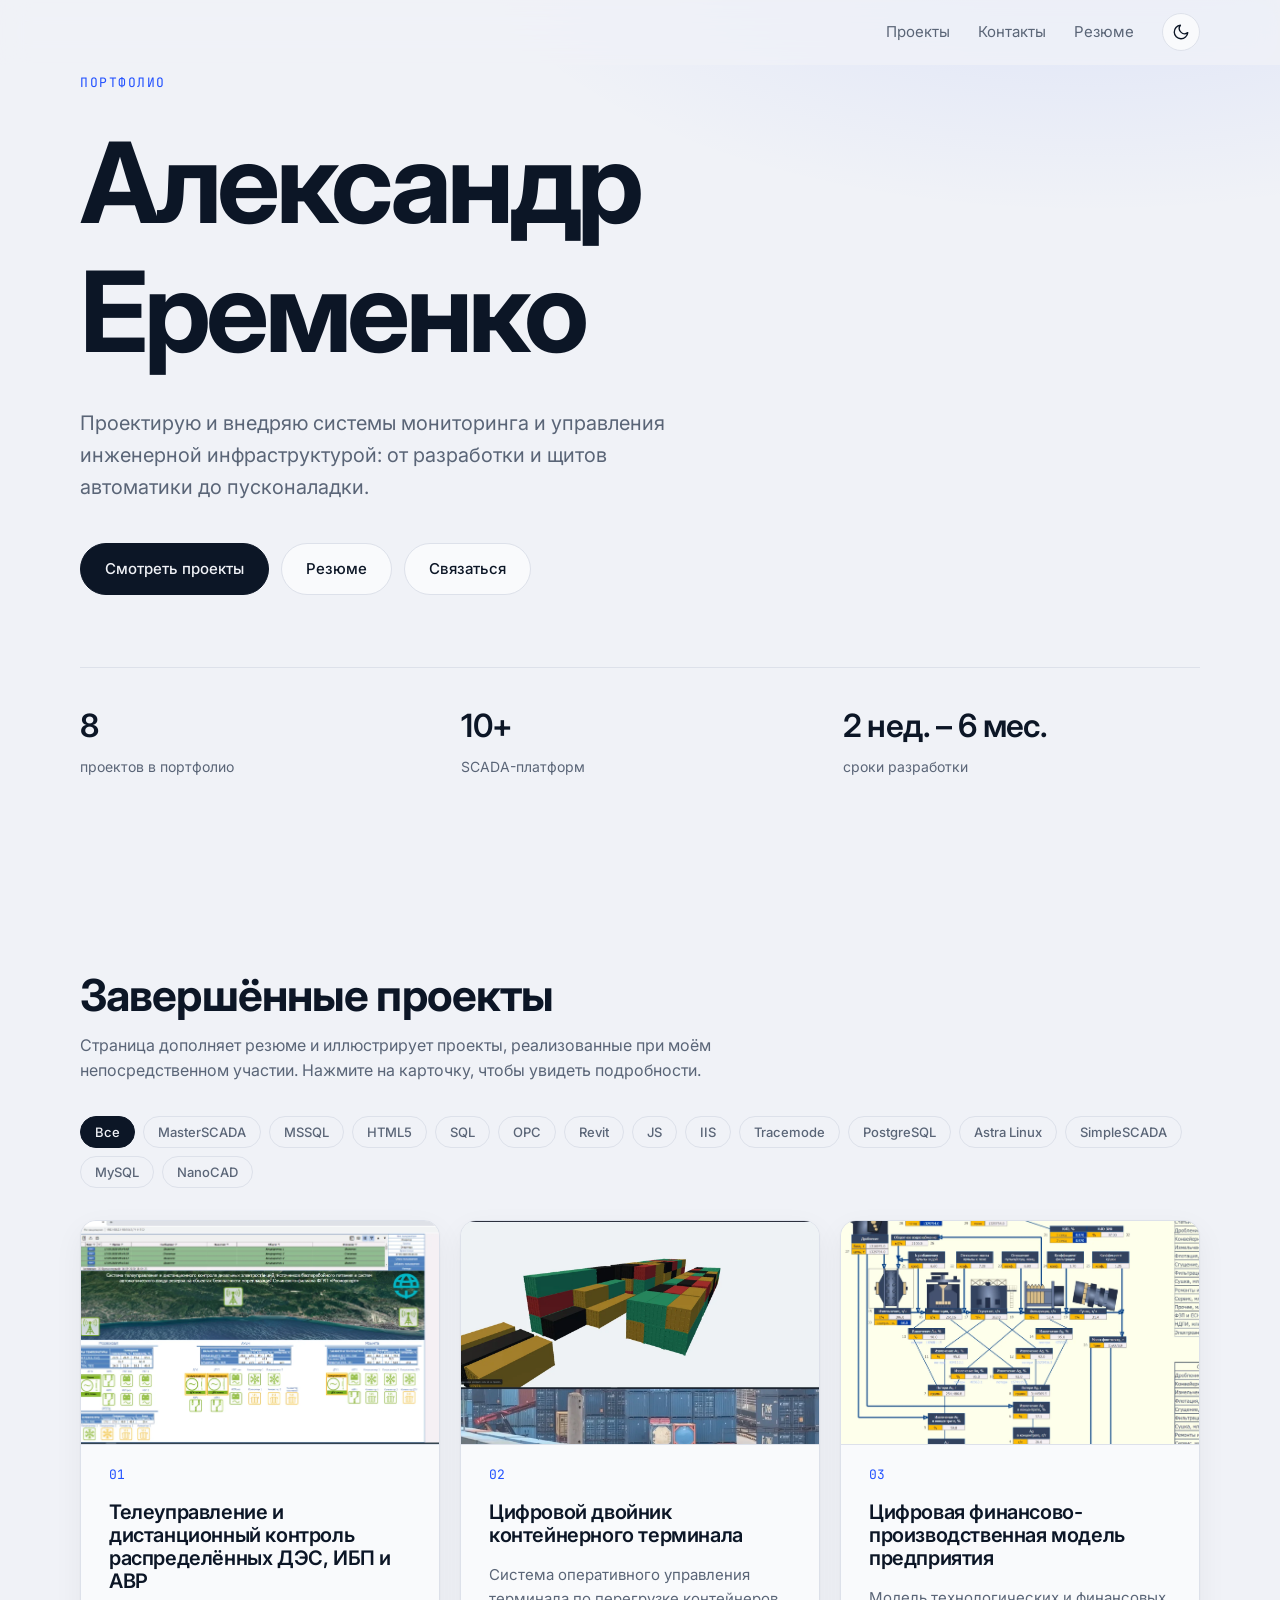
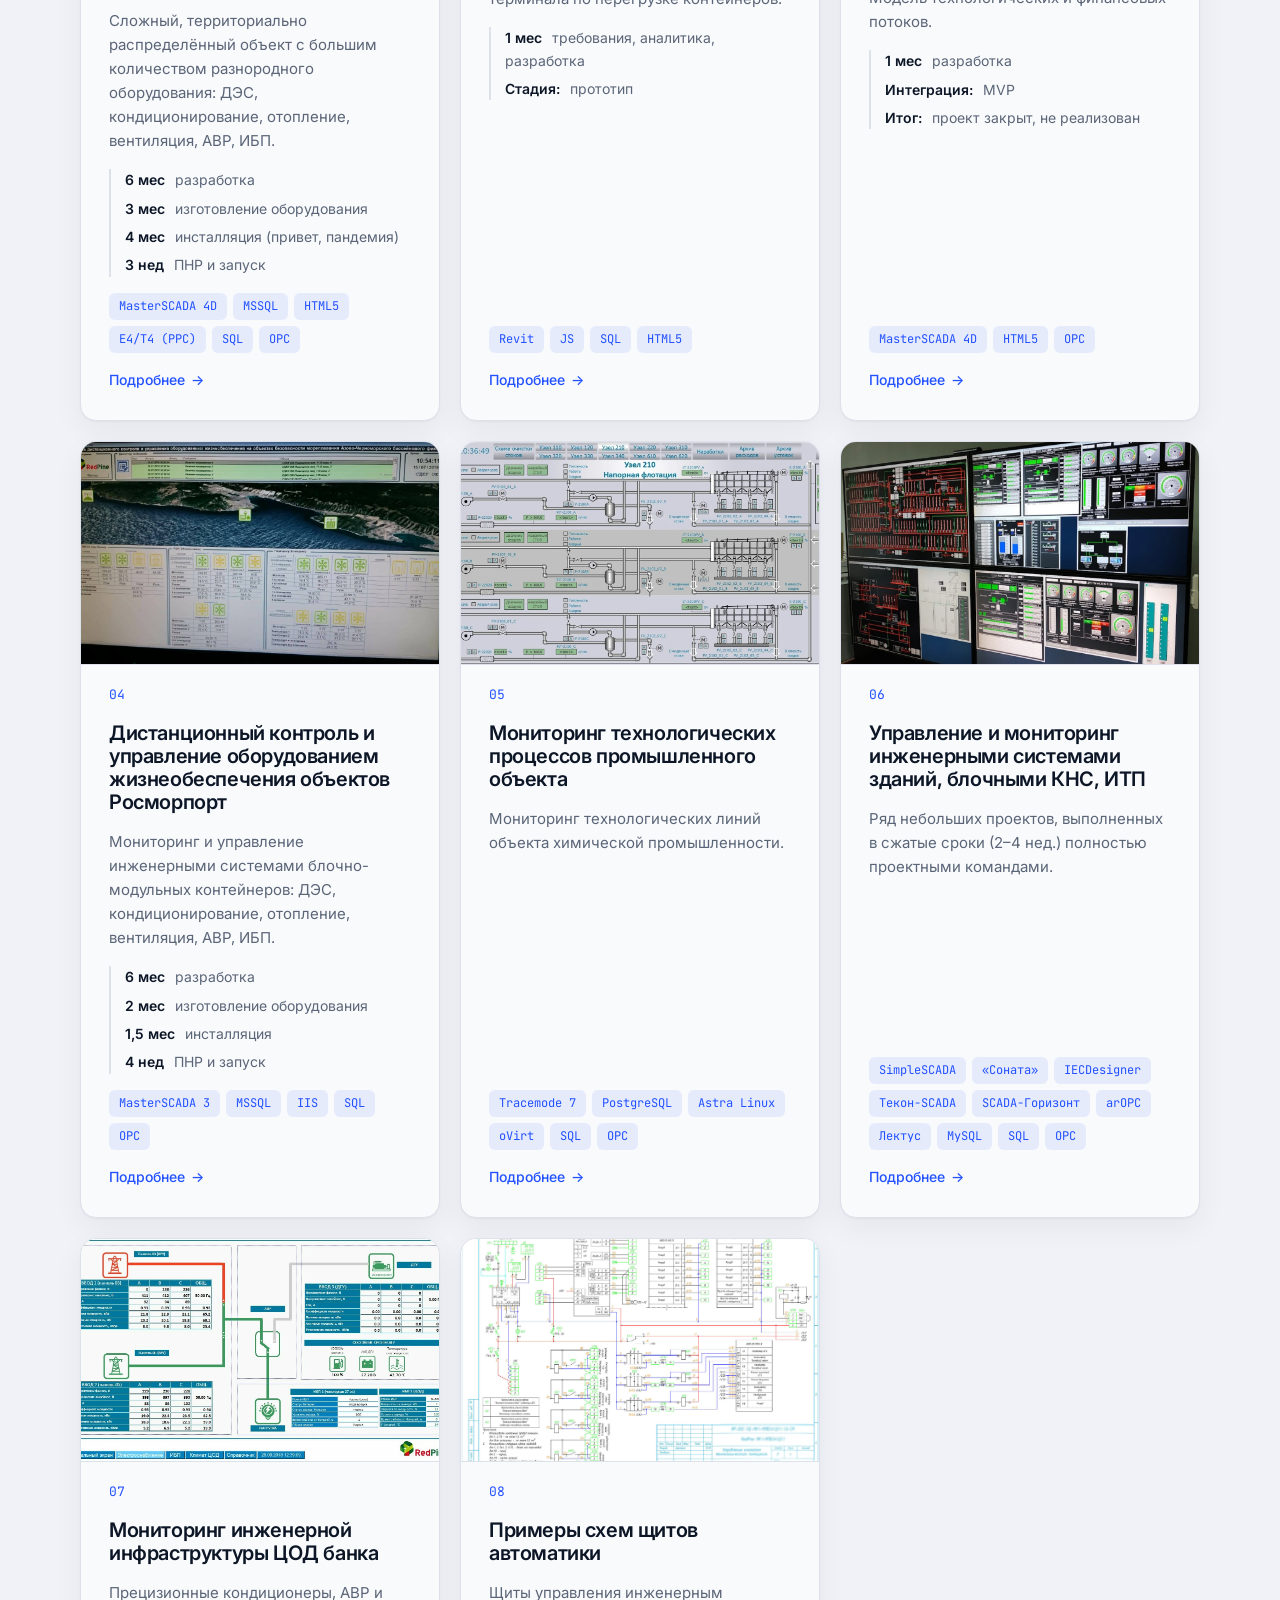
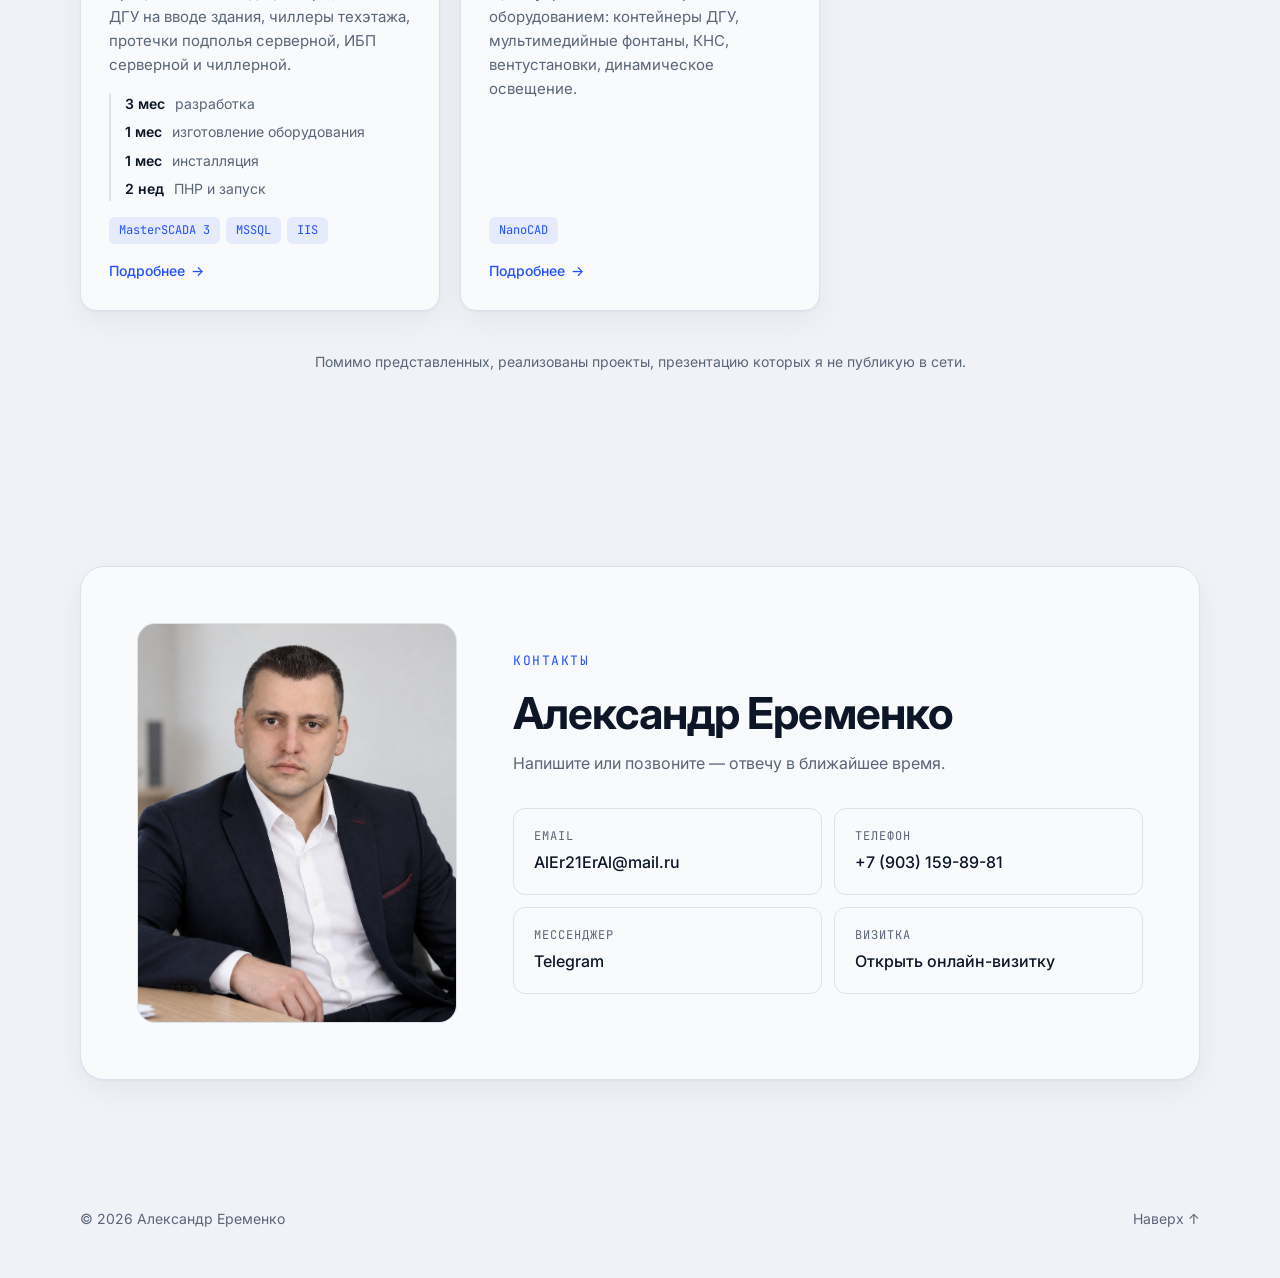
<file: index.html>
<!DOCTYPE html>
<html lang="ru">
<head>
  <meta charset="UTF-8">
  <meta name="viewport" content="width=device-width, initial-scale=1.0">
  <title>Александр Еременко — Портфолио</title>
  <meta name="description" content="Портфолио Александра Еременко: системы диспетчеризации, SCADA, мониторинг и управление инженерной инфраструктурой.">
  <meta name="theme-color" content="#F0F2F7" media="(prefers-color-scheme: light)">
  <meta name="theme-color" content="#0F131A" media="(prefers-color-scheme: dark)">
  <link rel="preconnect" href="https://fonts.googleapis.com">
  <link rel="preconnect" href="https://fonts.gstatic.com" crossorigin>
  <link href="https://fonts.googleapis.com/css2?family=Inter:wght@400;500;600;700&family=JetBrains+Mono:wght@400;500&display=swap" rel="stylesheet">
  <link rel="stylesheet" href="style.css">
  <script>
    try {
      var t = localStorage.getItem('theme');
      if (t) document.documentElement.setAttribute('data-theme', t);
    } catch (e) {}
  </script>
</head>
<body>

  <header class="nav" id="nav">
    <div class="container nav__inner">
      <nav class="nav__links">
        <a href="#projects">Проекты</a>
        <a href="#contacts">Контакты</a>
        <a href="resume.html">Резюме</a>
        <button class="theme-toggle" id="themeToggle" aria-label="Сменить тему">
          <svg class="icon-sun" viewBox="0 0 24 24" width="18" height="18" fill="none" stroke="currentColor" stroke-width="1.8" stroke-linecap="round"><circle cx="12" cy="12" r="4"/><path d="M12 2v2M12 20v2M4.9 4.9l1.4 1.4M17.7 17.7l1.4 1.4M2 12h2M20 12h2M4.9 19.1l1.4-1.4M17.7 6.3l1.4-1.4"/></svg>
          <svg class="icon-moon" viewBox="0 0 24 24" width="18" height="18" fill="none" stroke="currentColor" stroke-width="1.8" stroke-linecap="round" stroke-linejoin="round"><path d="M21 12.8A9 9 0 1 1 11.2 3a7 7 0 0 0 9.8 9.8z"/></svg>
        </button>
      </nav>
    </div>
  </header>

  <main id="top">

    <section class="hero container">
      <p class="eyebrow reveal">Портфолио</p>
      <h1 class="hero__title reveal">Александр<br>Еременко</h1>
      <p class="hero__lead reveal">Проектирую и внедряю системы мониторинга и управления инженерной инфраструктурой: от разработки и щитов автоматики до пусконаладки.</p>
      <div class="hero__actions reveal">
        <a class="btn btn--primary" href="#projects">Смотреть проекты</a>
        <a class="btn" href="resume.html">Резюме</a>
        <a class="btn" href="#contacts">Связаться</a>
      </div>
      <dl class="hero__stats reveal">
        <div><dt>8</dt><dd>проектов в портфолио</dd></div>
        <div><dt>10+</dt><dd>SCADA-платформ</dd></div>
        <div><dt>2 нед. – 6 мес.</dt><dd>сроки разработки</dd></div>
      </dl>
    </section>

    <section class="section container" id="projects">
      <div class="section__head reveal">
        <h2>Завершённые проекты</h2>
        <p>Страница дополняет резюме и иллюстрирует проекты, реализованные при моём непосредственном участии. Нажмите на карточку, чтобы увидеть подробности.</p>
      </div>

      <div class="filters reveal" id="filters" role="group" aria-label="Фильтр по технологиям"></div>

      <div class="grid" id="grid">

        <article class="card reveal" data-id="1" data-tags="MasterSCADA,MSSQL,HTML5,SQL,OPC" role="button" tabindex="0" aria-haspopup="dialog">
          <span class="card__num">01</span>
          <h3>Телеуправление и дистанционный контроль распределённых ДЭС, ИБП и АВР</h3>
          <p>Сложный, территориально распределённый объект с большим количеством разнородного оборудования: ДЭС, кондиционирование, отопление, вентиляция, АВР, ИБП.</p>
          <ul class="timeline">
            <li><b>6 мес</b> разработка</li>
            <li><b>3 мес</b> изготовление оборудования</li>
            <li><b>4 мес</b> инсталляция (привет, пандемия)</li>
            <li><b>3 нед</b> ПНР и запуск</li>
          </ul>
          <ul class="chips"><li>MasterSCADA 4D</li><li>MSSQL</li><li>HTML5</li><li>Е4/Т4 (РРС)</li><li>SQL</li><li>OPC</li></ul>
          <span class="card__more">Подробнее <i aria-hidden="true">→</i></span>
        </article>

        <article class="card reveal" data-id="2" data-tags="Revit,JS,SQL,HTML5" role="button" tabindex="0" aria-haspopup="dialog">
          <span class="card__num">02</span>
          <h3>Цифровой двойник контейнерного терминала</h3>
          <p>Система оперативного управления терминала по перегрузке контейнеров.</p>
          <ul class="timeline">
            <li><b>1 мес</b> требования, аналитика, разработка</li>
            <li><b>Стадия:</b> прототип</li>
          </ul>
          <ul class="chips"><li>Revit</li><li>JS</li><li>SQL</li><li>HTML5</li></ul>
          <span class="card__more">Подробнее <i aria-hidden="true">→</i></span>
        </article>

        <article class="card reveal" data-id="3" data-tags="MasterSCADA,HTML5,OPC" role="button" tabindex="0" aria-haspopup="dialog">
          <span class="card__num">03</span>
          <h3>Цифровая финансово-производственная модель предприятия</h3>
          <p>Модель технологических и финансовых потоков.</p>
          <ul class="timeline">
            <li><b>1 мес</b> разработка</li>
            <li><b>Интеграция:</b> MVP</li>
            <li><b>Итог:</b> проект закрыт, не реализован</li>
          </ul>
          <ul class="chips"><li>MasterSCADA 4D</li><li>HTML5</li><li>OPC</li></ul>
          <span class="card__more">Подробнее <i aria-hidden="true">→</i></span>
        </article>

        <article class="card reveal" data-id="4" data-tags="MasterSCADA,MSSQL,IIS,SQL,OPC" role="button" tabindex="0" aria-haspopup="dialog">
          <span class="card__num">04</span>
          <h3>Дистанционный контроль и управление оборудованием жизнеобеспечения объектов Росморпорт</h3>
          <p>Мониторинг и управление инженерными системами блочно-модульных контейнеров: ДЭС, кондиционирование, отопление, вентиляция, АВР, ИБП.</p>
          <ul class="timeline">
            <li><b>6 мес</b> разработка</li>
            <li><b>2 мес</b> изготовление оборудования</li>
            <li><b>1,5 мес</b> инсталляция</li>
            <li><b>4 нед</b> ПНР и запуск</li>
          </ul>
          <ul class="chips"><li>MasterSCADA 3</li><li>MSSQL</li><li>IIS</li><li>SQL</li><li>OPC</li></ul>
          <span class="card__more">Подробнее <i aria-hidden="true">→</i></span>
        </article>

        <article class="card reveal" data-id="5" data-tags="Tracemode,PostgreSQL,Astra Linux,SQL,OPC" role="button" tabindex="0" aria-haspopup="dialog">
          <span class="card__num">05</span>
          <h3>Мониторинг технологических процессов промышленного объекта</h3>
          <p>Мониторинг технологических линий объекта химической промышленности.</p>
          <ul class="chips"><li>Tracemode 7</li><li>PostgreSQL</li><li>Astra Linux</li><li>oVirt</li><li>SQL</li><li>OPC</li></ul>
          <span class="card__more">Подробнее <i aria-hidden="true">→</i></span>
        </article>

        <article class="card reveal" data-id="6" data-tags="SimpleSCADA,MySQL,SQL,OPC" role="button" tabindex="0" aria-haspopup="dialog">
          <span class="card__num">06</span>
          <h3>Управление и мониторинг инженерными системами зданий, блочными КНС, ИТП</h3>
          <p>Ряд небольших проектов, выполненных в сжатые сроки (2–4 нед.) полностью проектными командами.</p>
          <ul class="chips">
            <li>SimpleSCADA</li><li>«Соната»</li><li>IECDesigner</li><li>Текон-SCADA</li><li>SCADA-Горизонт</li><li>arOPC</li><li>Лектус</li><li>MySQL</li><li>SQL</li><li>OPC</li>
          </ul>
          <span class="card__more">Подробнее <i aria-hidden="true">→</i></span>
        </article>

        <article class="card reveal" data-id="7" data-tags="MasterSCADA,MSSQL,IIS" role="button" tabindex="0" aria-haspopup="dialog">
          <span class="card__num">07</span>
          <h3>Мониторинг инженерной инфраструктуры ЦОД банка</h3>
          <p>Прецизионные кондиционеры, АВР и ДГУ на вводе здания, чиллеры техэтажа, протечки подполья серверной, ИБП серверной и чиллерной.</p>
          <ul class="timeline">
            <li><b>3 мес</b> разработка</li>
            <li><b>1 мес</b> изготовление оборудования</li>
            <li><b>1 мес</b> инсталляция</li>
            <li><b>2 нед</b> ПНР и запуск</li>
          </ul>
          <ul class="chips"><li>MasterSCADA 3</li><li>MSSQL</li><li>IIS</li></ul>
          <span class="card__more">Подробнее <i aria-hidden="true">→</i></span>
        </article>

        <article class="card reveal" data-id="8" data-tags="NanoCAD" role="button" tabindex="0" aria-haspopup="dialog">
          <span class="card__num">08</span>
          <h3>Примеры схем щитов автоматики</h3>
          <p>Щиты управления инженерным оборудованием: контейнеры ДГУ, мультимедийные фонтаны, КНС, вентустановки, динамическое освещение.</p>
          <ul class="chips"><li>NanoCAD</li></ul>
          <span class="card__more">Подробнее <i aria-hidden="true">→</i></span>
        </article>

      </div>

      <p class="disclaimer reveal">Помимо представленных, реализованы проекты, презентацию которых я не публикую в сети.</p>
    </section>

    <section class="section container" id="contacts">
      <div class="contact reveal">
        <div class="contact__photo">
          <img id="portrait"
               src="img/photo.png"
               data-fallbacks="https://static.tildacdn.pub/tild3836-6537-4561-b730-656434373930/photo.png https://thb.tildacdn.pub/tild3836-6537-4561-b730-656434373930/-/resize/504x/photo.png"
               alt="Александр Еременко" width="400" height="500" loading="lazy">
        </div>
        <div class="contact__body">
          <p class="eyebrow">Контакты</p>
          <h2>Александр Еременко</h2>
          <p class="contact__lead">Напишите или позвоните — отвечу в ближайшее время.</p>
          <div class="contact__list">
            <a href="mailto:AlEr21ErAl@mail.ru"><span>Email</span>AlEr21ErAl@mail.ru</a>
            <a href="tel:+79031598981"><span>Телефон</span>+7 (903) 159-89-81</a>
            <a href="https://t.me/Aleksandr_Viktorovich_Eremenko" target="_blank" rel="noopener"><span>Мессенджер</span>Telegram</a>
            <a href="https://cards.digitalleague.ru/3587d45d-6ecb-46ae-98fa-cefc6e9c0c27" target="_blank" rel="noopener"><span>Визитка</span>Открыть онлайн-визитку</a>
          </div>
        </div>
      </div>
    </section>

  </main>

  <footer class="footer container">
    <span>© <span id="year"></span> Александр Еременко</span>
    <a href="#top">Наверх ↑</a>
  </footer>

  <!-- Окно проекта -->
  <div class="modal" id="modal" aria-hidden="true">
    <div class="modal__dialog" role="dialog" aria-modal="true" aria-labelledby="mTitle" tabindex="-1">
      <button class="icon-btn modal__close" id="mClose" type="button" aria-label="Закрыть">
        <svg viewBox="0 0 24 24" width="18" height="18" fill="none" stroke="currentColor" stroke-width="2" stroke-linecap="round"><path d="M6 6l12 12M18 6L6 18"/></svg>
      </button>

      <div class="gallery">
        <div class="gallery__main">
          <div class="gallery__stage" id="gStage"></div>
          <button class="icon-btn gallery__btn gallery__btn--prev" id="gPrev" type="button" aria-label="Предыдущее фото">
            <svg viewBox="0 0 24 24" width="20" height="20" fill="none" stroke="currentColor" stroke-width="2" stroke-linecap="round" stroke-linejoin="round"><path d="M15 5l-7 7 7 7"/></svg>
          </button>
          <button class="icon-btn gallery__btn gallery__btn--next" id="gNext" type="button" aria-label="Следующее фото">
            <svg viewBox="0 0 24 24" width="20" height="20" fill="none" stroke="currentColor" stroke-width="2" stroke-linecap="round" stroke-linejoin="round"><path d="M9 5l7 7-7 7"/></svg>
          </button>
          <span class="gallery__count" id="gCount"></span>
          <span class="gallery__hint" id="gHint">Нажмите на фото, чтобы развернуть</span>
        </div>
        <div class="gallery__thumbs" id="gThumbs"></div>
      </div>

      <div class="info">
        <div class="info__scroll">
          <span class="info__num" id="mNum"></span>
          <h3 id="mTitle"></h3>
          <p class="info__text" id="mText"></p>
          <ul class="timeline" id="mTimeline"></ul>
          <ul class="chips" id="mStack"></ul>
          <p class="info__note" id="mNote"></p>
          <a class="btn btn--primary" id="mLink" target="_blank" rel="noopener" hidden></a>
        </div>
        <div class="info__nav">
          <button class="btn" id="mPrev" type="button">← Предыдущий</button>
          <button class="btn" id="mNext" type="button">Следующий →</button>
        </div>
      </div>

      <!-- Развёрнутый просмотр фото -->
      <div class="viewer" id="viewer" aria-hidden="true" role="group" aria-label="Просмотр фото">
        <div class="viewer__stage" id="vStage"><img id="vImg" alt="" draggable="false"></div>
        <button class="viewer__btn viewer__close" id="vClose" type="button" aria-label="Закрыть просмотр">
          <svg viewBox="0 0 24 24" width="18" height="18" fill="none" stroke="currentColor" stroke-width="2" stroke-linecap="round"><path d="M6 6l12 12M18 6L6 18"/></svg>
        </button>
        <button class="viewer__btn viewer__nav viewer__nav--prev" id="vPrev" type="button" aria-label="Предыдущее фото">
          <svg viewBox="0 0 24 24" width="22" height="22" fill="none" stroke="currentColor" stroke-width="2" stroke-linecap="round" stroke-linejoin="round"><path d="M15 5l-7 7 7 7"/></svg>
        </button>
        <button class="viewer__btn viewer__nav viewer__nav--next" id="vNext" type="button" aria-label="Следующее фото">
          <svg viewBox="0 0 24 24" width="22" height="22" fill="none" stroke="currentColor" stroke-width="2" stroke-linecap="round" stroke-linejoin="round"><path d="M9 5l7 7-7 7"/></svg>
        </button>
        <span class="viewer__count" id="vCount"></span>
      </div>
    </div>
  </div>

  <script src="script.js"></script>
</body>
</html>
</file>
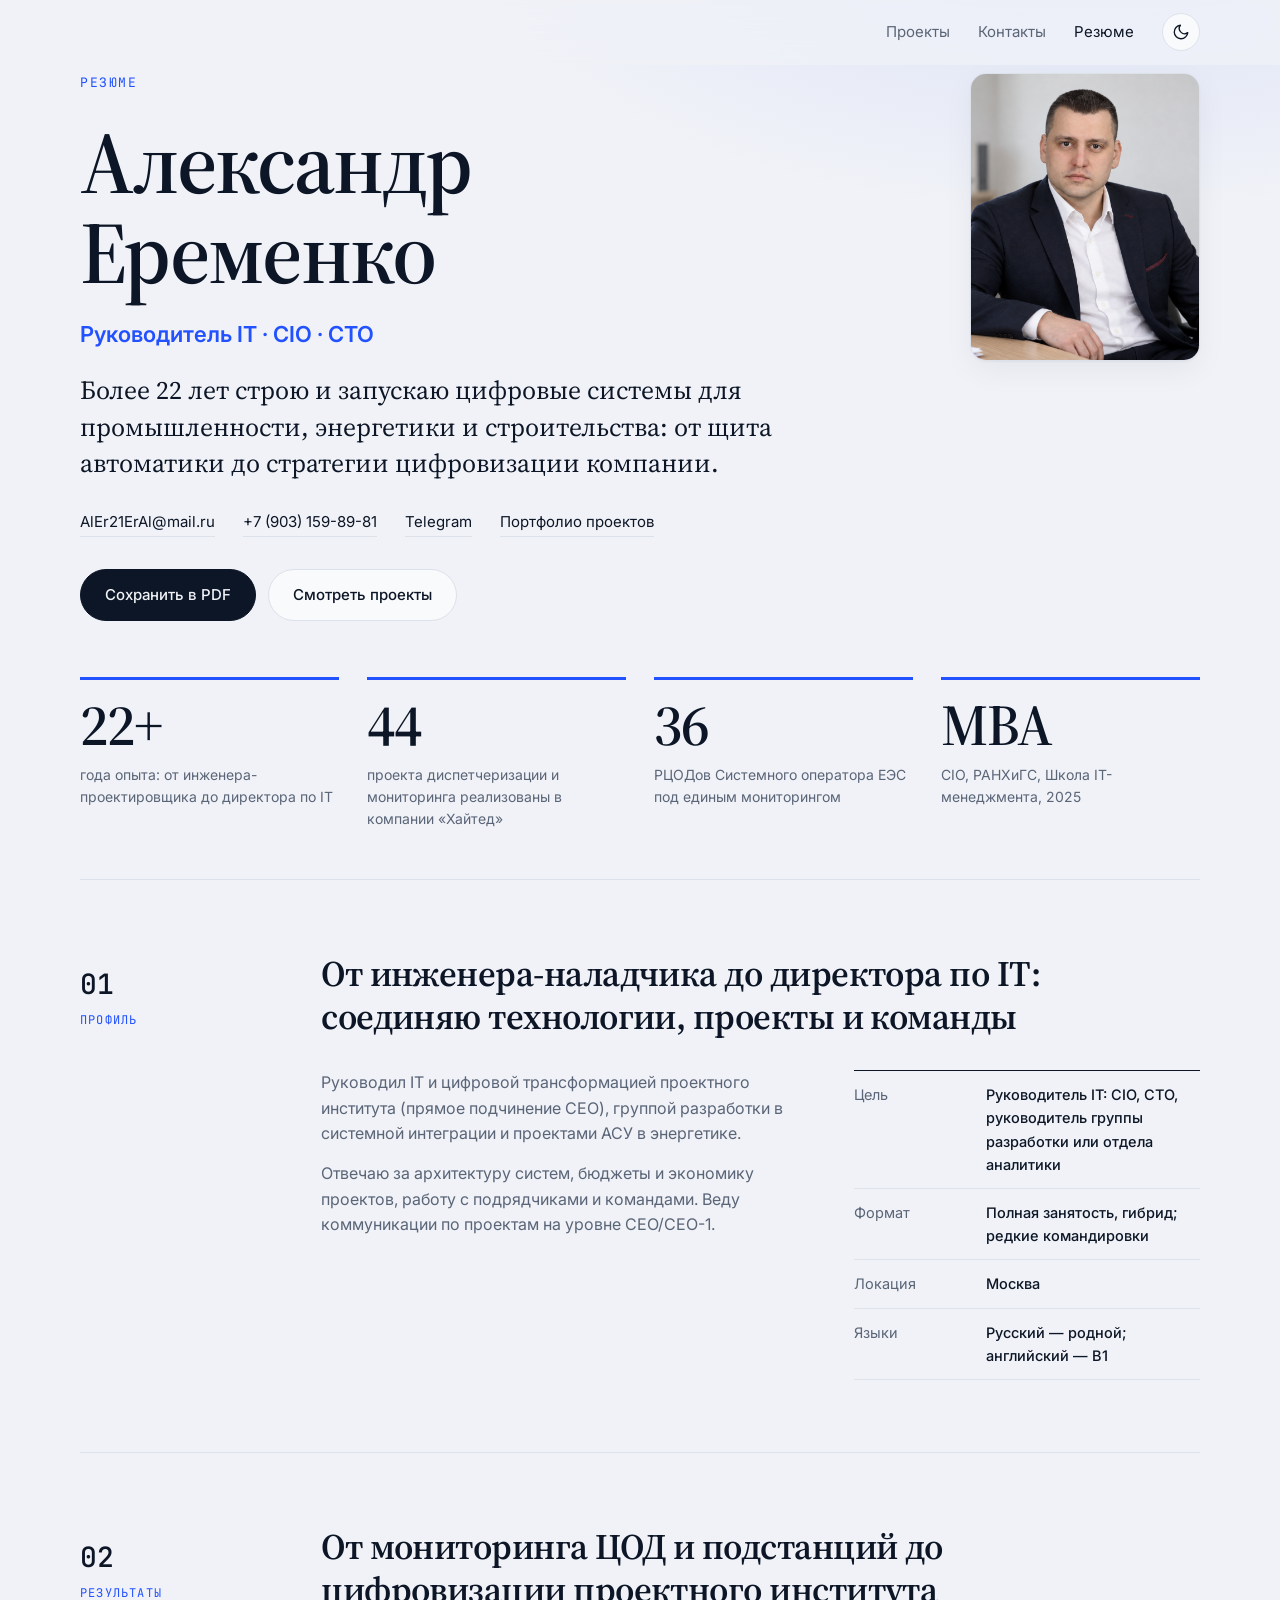
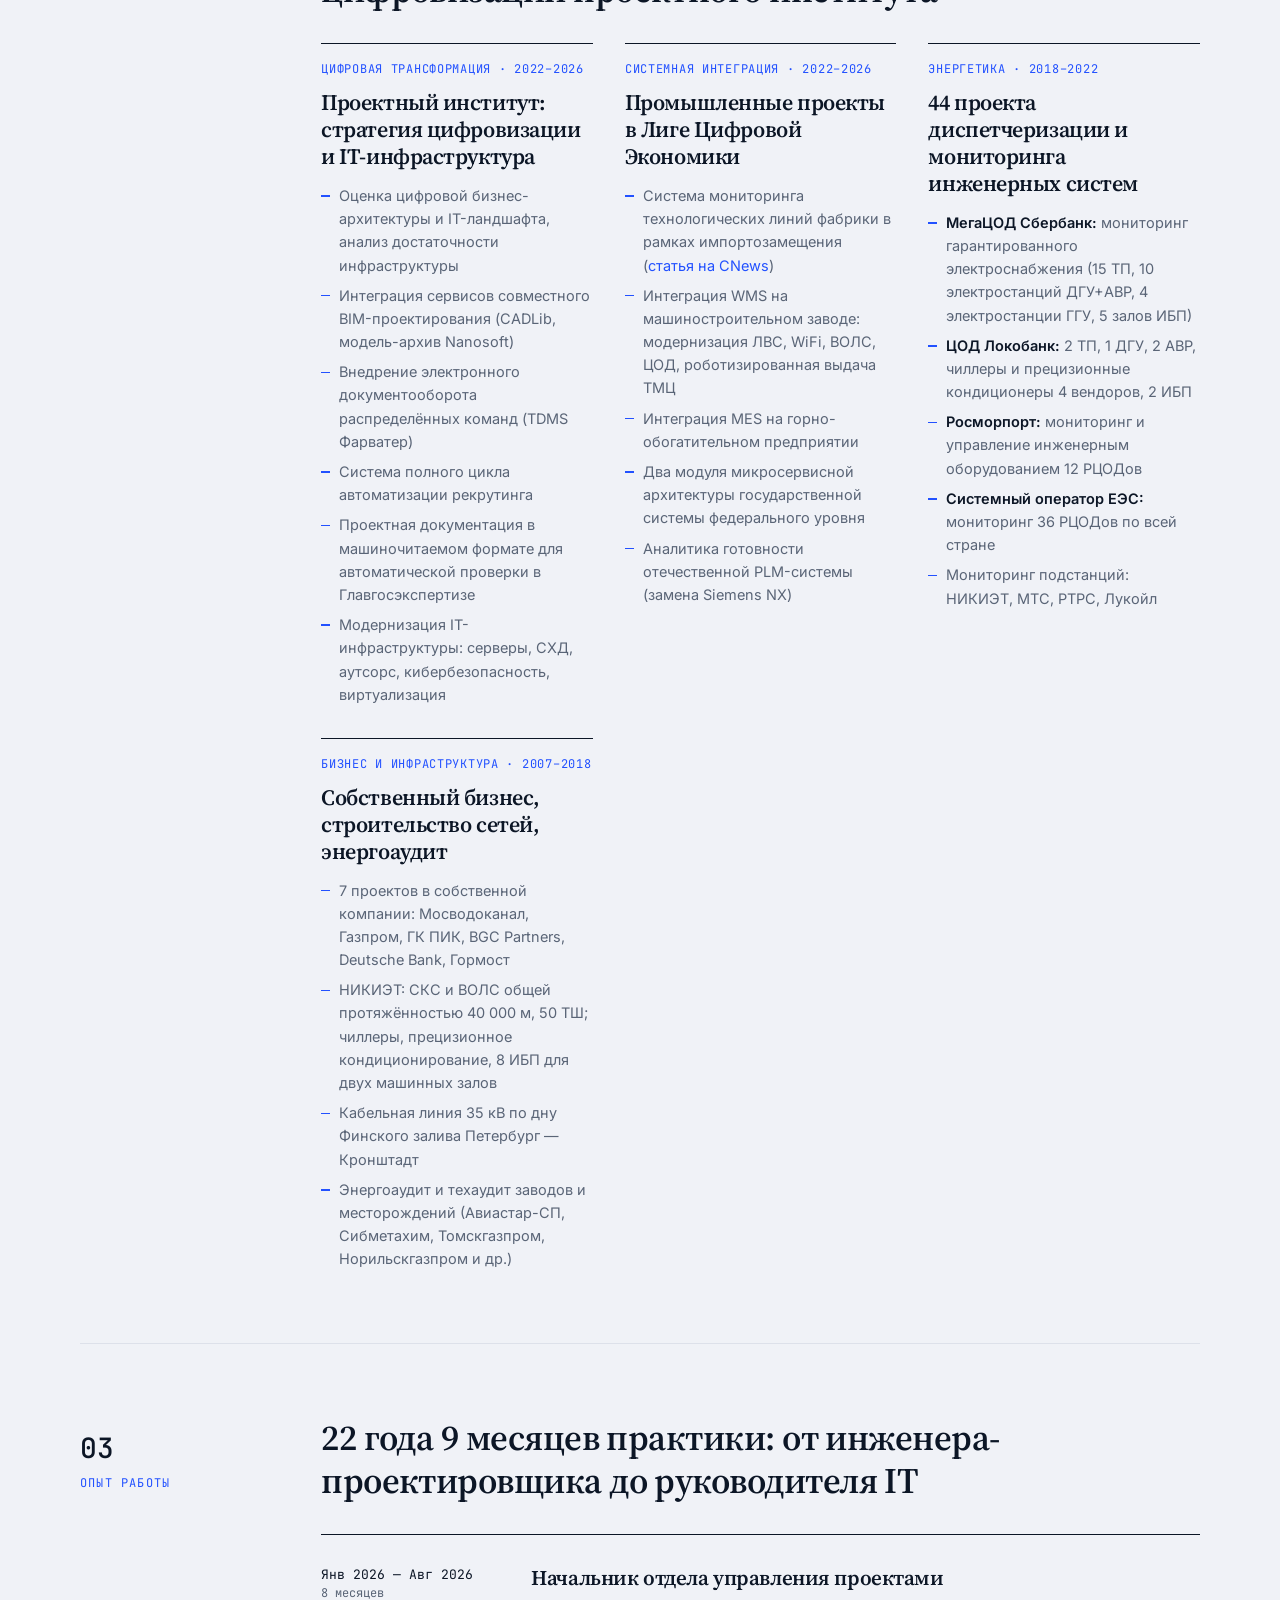
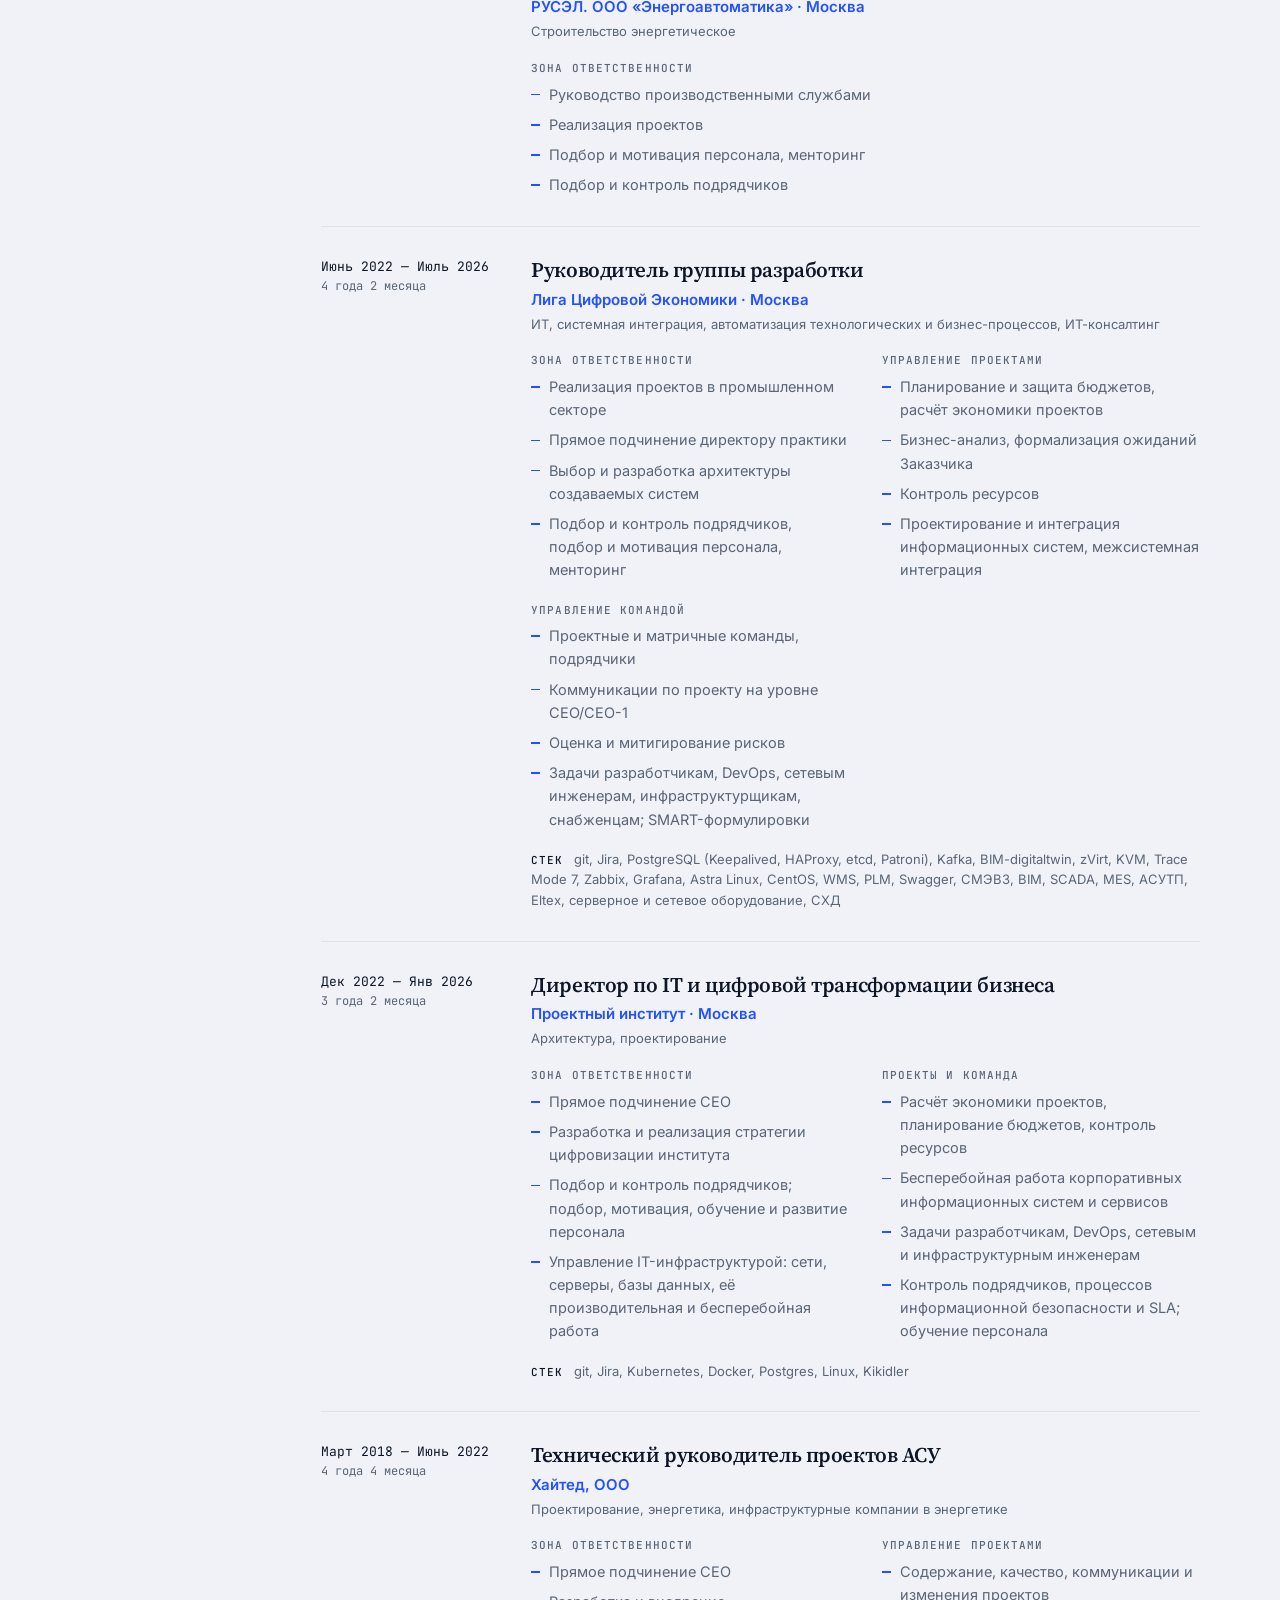
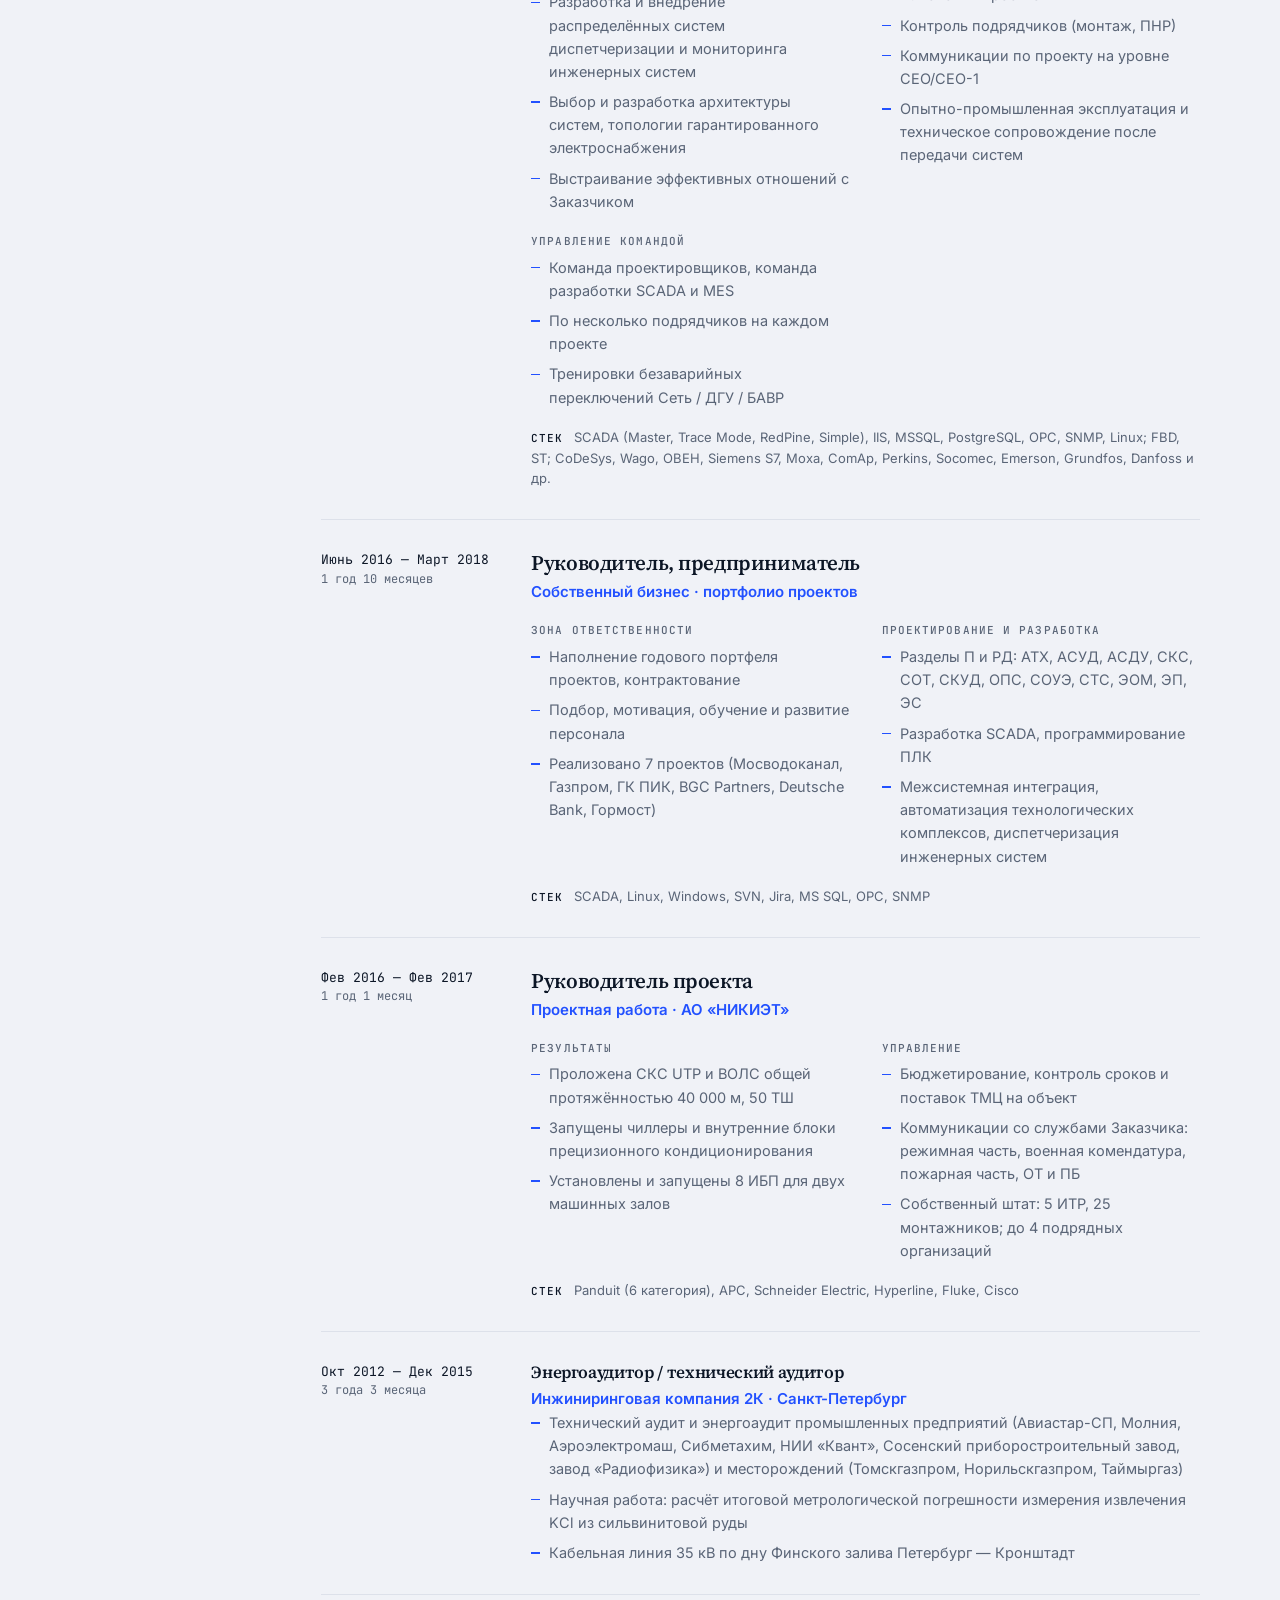
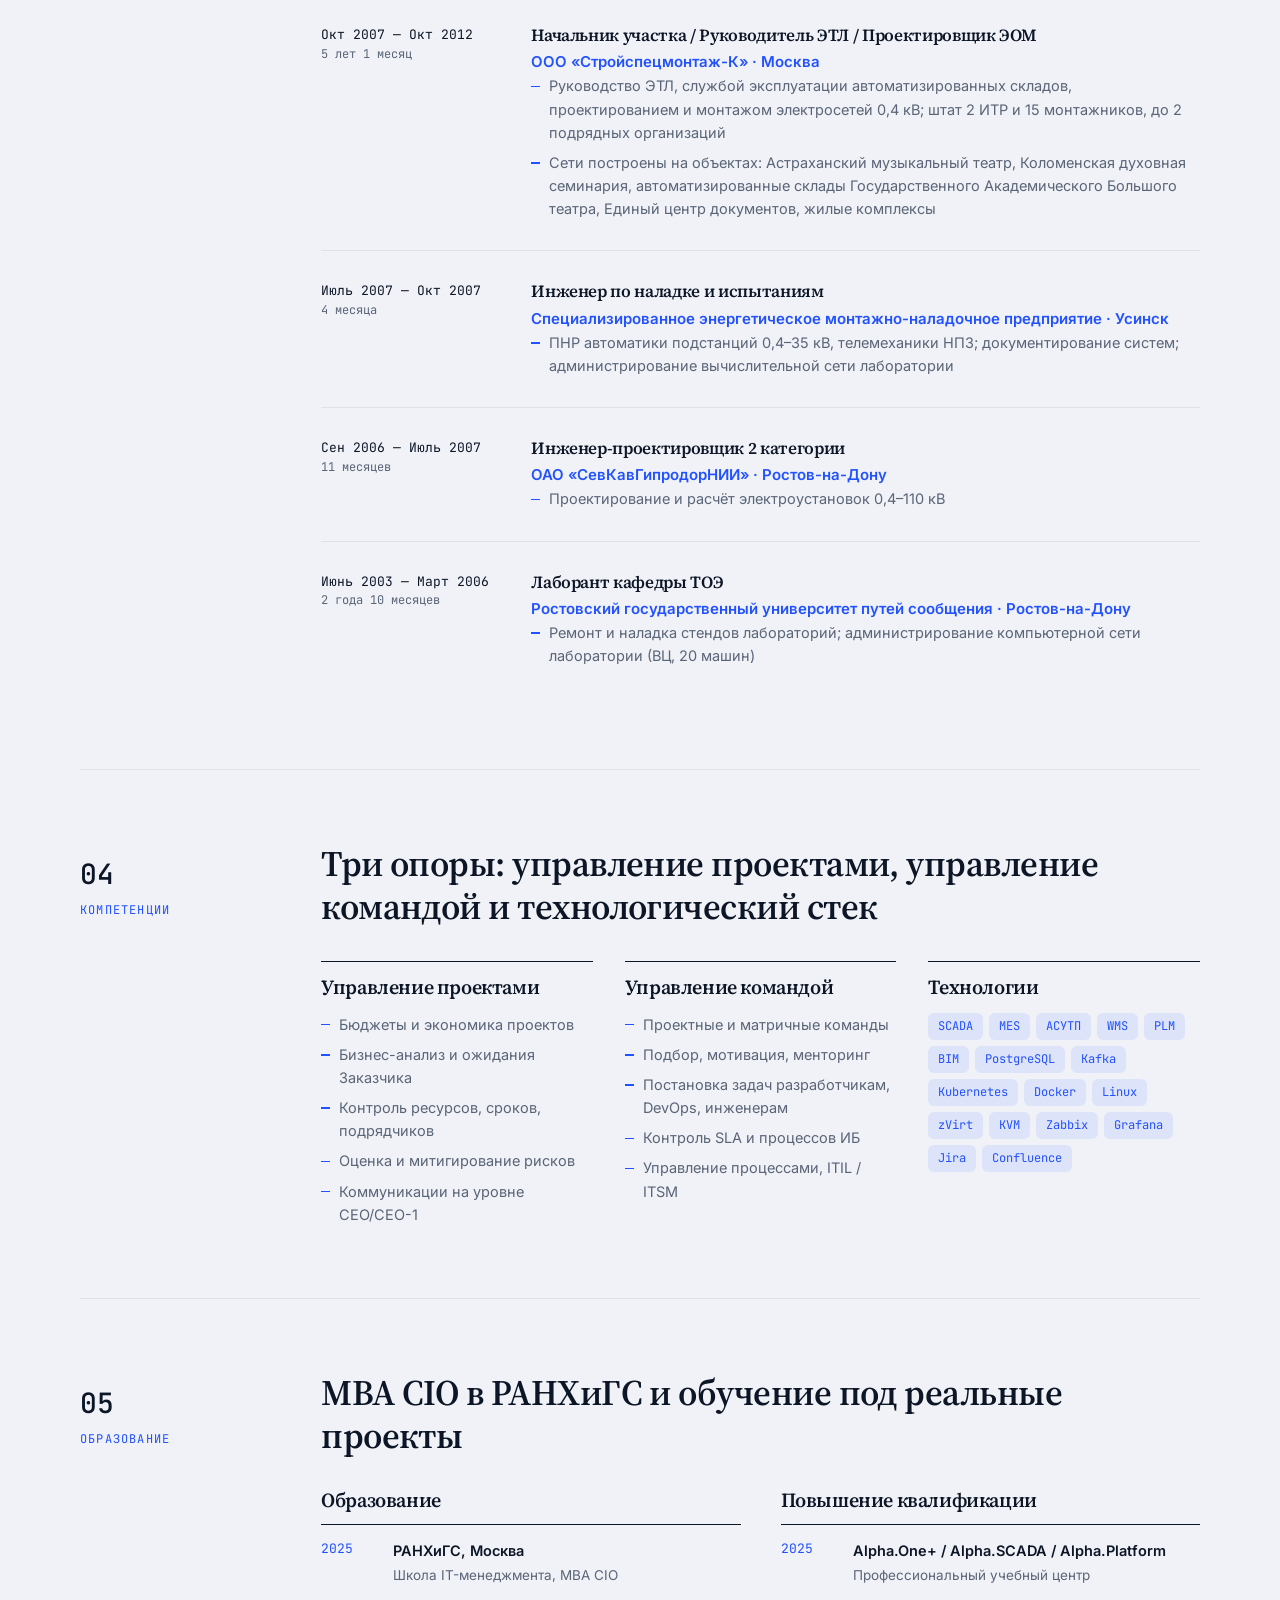
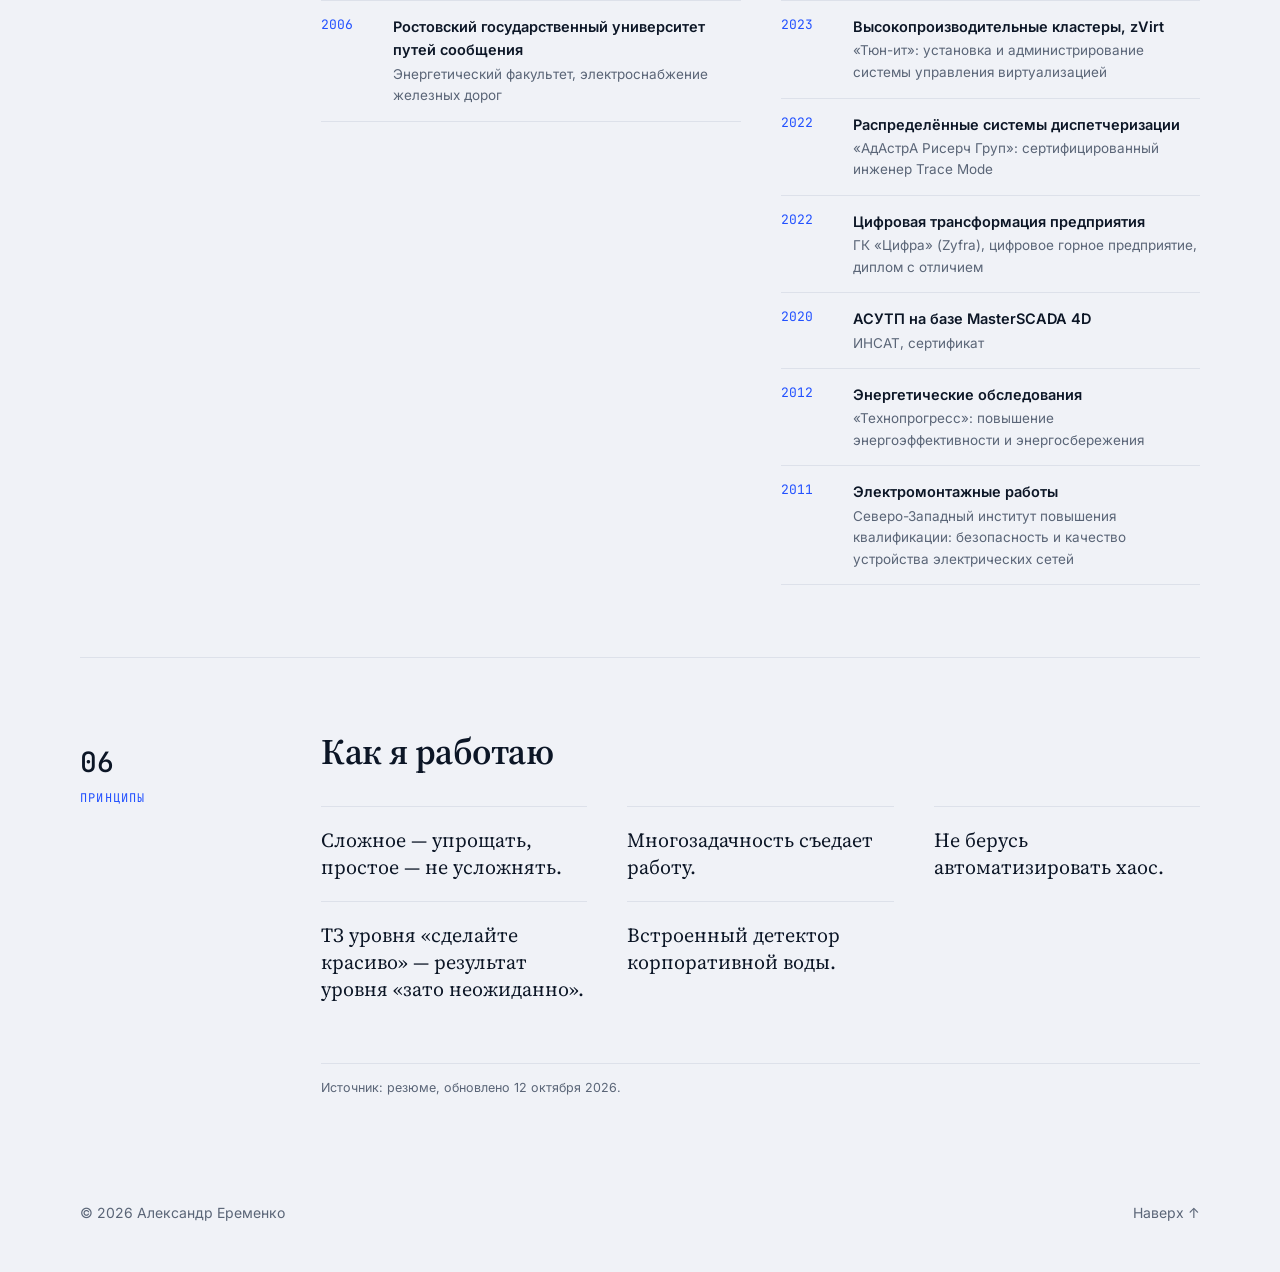
<file: resume.html>
<!DOCTYPE html>
<html lang="ru">
<head>
  <meta charset="UTF-8">
  <meta name="viewport" content="width=device-width, initial-scale=1.0">
  <title>Александр Еременко — Резюме</title>
  <meta name="description" content="Резюме Александра Еременко: руководитель IT (CIO/CTO), 22 года опыта в промышленной автоматизации, энергетике и цифровой трансформации.">
  <meta name="theme-color" content="#F0F2F7" media="(prefers-color-scheme: light)">
  <meta name="theme-color" content="#0F131A" media="(prefers-color-scheme: dark)">
  <link rel="preconnect" href="https://fonts.googleapis.com">
  <link rel="preconnect" href="https://fonts.gstatic.com" crossorigin>
  <link href="https://fonts.googleapis.com/css2?family=Inter:wght@400;500;600;700&family=JetBrains+Mono:wght@400;500&family=Source+Serif+4:opsz,wght@8..60,400;8..60,600&display=swap" rel="stylesheet">
  <link rel="stylesheet" href="style.css">
  <script>
    try {
      var t = localStorage.getItem('theme');
      if (t) document.documentElement.setAttribute('data-theme', t);
    } catch (e) {}
  </script>
</head>
<body>

  <header class="nav" id="nav">
    <div class="container nav__inner">
      <nav class="nav__links">
        <a href="index.html#projects">Проекты</a>
        <a href="index.html#contacts">Контакты</a>
        <a href="resume.html" class="is-active">Резюме</a>
        <button class="theme-toggle" id="themeToggle" aria-label="Сменить тему">
          <svg class="icon-sun" viewBox="0 0 24 24" width="18" height="18" fill="none" stroke="currentColor" stroke-width="1.8" stroke-linecap="round"><circle cx="12" cy="12" r="4"/><path d="M12 2v2M12 20v2M4.9 4.9l1.4 1.4M17.7 17.7l1.4 1.4M2 12h2M20 12h2M4.9 19.1l1.4-1.4M17.7 6.3l1.4-1.4"/></svg>
          <svg class="icon-moon" viewBox="0 0 24 24" width="18" height="18" fill="none" stroke="currentColor" stroke-width="1.8" stroke-linecap="round" stroke-linejoin="round"><path d="M21 12.8A9 9 0 1 1 11.2 3a7 7 0 0 0 9.8 9.8z"/></svg>
        </button>
      </nav>
    </div>
  </header>

  <main id="top" class="container">

    <!-- Шапка резюме -->
    <section class="cv-hero">
      <figure class="cv-photo reveal">
        <img id="portrait"
             src="img/photo.png"
             data-fallbacks="https://static.tildacdn.pub/tild3836-6537-4561-b730-656434373930/photo.png https://thb.tildacdn.pub/tild3836-6537-4561-b730-656434373930/-/resize/504x/photo.png"
             alt="Александр Еременко" width="400" height="500">
      </figure>

      <div class="cv-hero__main">
        <p class="eyebrow reveal">Резюме</p>
        <h1 class="reveal">Александр<br>Еременко</h1>
        <p class="cv-hero__role reveal">Руководитель IT · CIO · CTO</p>
        <p class="cv-hero__lead reveal">Более 22 лет строю и запускаю цифровые системы для промышленности, энергетики и строительства: от щита автоматики до стратегии цифровизации компании.</p>
        <div class="cv-contacts reveal">
          <a href="mailto:AlEr21ErAl@mail.ru">AlEr21ErAl@mail.ru</a>
          <a href="tel:+79031598981">+7 (903) 159-89-81</a>
          <a href="https://t.me/Aleksandr_Viktorovich_Eremenko" target="_blank" rel="noopener">Telegram</a>
          <a href="index.html#projects">Портфолио проектов</a>
        </div>
        <div class="cv-actions reveal">
          <button class="btn btn--primary" id="printBtn" type="button">Сохранить в PDF</button>
          <a class="btn" href="index.html#projects">Смотреть проекты</a>
        </div>
      </div>

      <div class="kpis reveal">
        <div class="kpi"><b>22+</b><span>года опыта: от инженера-проектировщика до директора по IT</span></div>
        <div class="kpi"><b>44</b><span>проекта диспетчеризации и мониторинга реализованы в компании «Хайтед»</span></div>
        <div class="kpi"><b>36</b><span>РЦОДов Системного оператора ЕЭС под единым мониторингом</span></div>
        <div class="kpi"><b>MBA</b><span>CIO, РАНХиГС, Школа IT-менеджмента, 2025</span></div>
      </div>
    </section>

    <!-- 01 Профиль -->
    <section class="cv-section reveal">
      <div class="cv-section__grid">
        <div class="cv-label"><b>01</b>Профиль</div>
        <div>
          <h2 class="cv-title">От инженера-наладчика до директора по IT: соединяю технологии, проекты и команды</h2>
          <div class="cv-profile">
            <div class="cv-profile__text">
              <p>Руководил IT и цифровой трансформацией проектного института (прямое подчинение CEO), группой разработки в системной интеграции и проектами АСУ в энергетике.</p>
              <p>Отвечаю за архитектуру систем, бюджеты и экономику проектов, работу с подрядчиками и командами. Веду коммуникации по проектам на уровне CEO/CEO-1.</p>
            </div>
            <dl class="facts">
              <div><dt>Цель</dt><dd>Руководитель IT: CIO, CTO, руководитель группы разработки или отдела аналитики</dd></div>
              <div><dt>Формат</dt><dd>Полная занятость, гибрид; редкие командировки</dd></div>
              <div><dt>Локация</dt><dd>Москва</dd></div>
              <div><dt>Языки</dt><dd>Русский — родной; английский — B1</dd></div>
            </dl>
          </div>
        </div>
      </div>
    </section>

    <!-- 02 Результаты -->
    <section class="cv-section reveal">
      <div class="cv-section__grid">
        <div class="cv-label"><b>02</b>Результаты</div>
        <div>
          <h2 class="cv-title">От мониторинга ЦОД и подстанций до цифровизации проектного института</h2>
          <div class="exhibits">

            <article class="exhibit">
              <p class="exhibit__tag">Цифровая трансформация · 2022–2026</p>
              <h3>Проектный институт: стратегия цифровизации и IT-инфраструктура</h3>
              <ul class="dash">
                <li>Оценка цифровой бизнес-архитектуры и IT-ландшафта, анализ достаточности инфраструктуры</li>
                <li>Интеграция сервисов совместного BIM-проектирования (CADLib, модель-архив Nanosoft)</li>
                <li>Внедрение электронного документооборота распределённых команд (TDMS Фарватер)</li>
                <li>Система полного цикла автоматизации рекрутинга</li>
                <li>Проектная документация в машиночитаемом формате для автоматической проверки в Главгосэкспертизе</li>
                <li>Модернизация IT-инфраструктуры: серверы, СХД, аутсорс, кибербезопасность, виртуализация</li>
              </ul>
            </article>

            <article class="exhibit">
              <p class="exhibit__tag">Системная интеграция · 2022–2026</p>
              <h3>Промышленные проекты в Лиге Цифровой Экономики</h3>
              <ul class="dash">
                <li>Система мониторинга технологических линий фабрики в рамках импортозамещения (<a href="https://www.cnews.ru/news/line/2024-08-29_liga_tsifrovoj_ekonomiki" target="_blank" rel="noopener">статья на CNews</a>)</li>
                <li>Интеграция WMS на машиностроительном заводе: модернизация ЛВС, WiFi, ВОЛС, ЦОД, роботизированная выдача ТМЦ</li>
                <li>Интеграция MES на горно-обогатительном предприятии</li>
                <li>Два модуля микросервисной архитектуры государственной системы федерального уровня</li>
                <li>Аналитика готовности отечественной PLM-системы (замена Siemens NX)</li>
              </ul>
            </article>

            <article class="exhibit">
              <p class="exhibit__tag">Энергетика · 2018–2022</p>
              <h3>44 проекта диспетчеризации и мониторинга инженерных систем</h3>
              <ul class="dash">
                <li><b>МегаЦОД Сбербанк:</b> мониторинг гарантированного электроснабжения (15 ТП, 10 электростанций ДГУ+АВР, 4 электростанции ГГУ, 5 залов ИБП)</li>
                <li><b>ЦОД Локобанк:</b> 2 ТП, 1 ДГУ, 2 АВР, чиллеры и прецизионные кондиционеры 4 вендоров, 2 ИБП</li>
                <li><b>Росморпорт:</b> мониторинг и управление инженерным оборудованием 12 РЦОДов</li>
                <li><b>Системный оператор ЕЭС:</b> мониторинг 36 РЦОДов по всей стране</li>
                <li>Мониторинг подстанций: НИКИЭТ, МТС, РТРС, Лукойл</li>
              </ul>
            </article>

            <article class="exhibit">
              <p class="exhibit__tag">Бизнес и инфраструктура · 2007–2018</p>
              <h3>Собственный бизнес, строительство сетей, энергоаудит</h3>
              <ul class="dash">
                <li>7 проектов в собственной компании: Мосводоканал, Газпром, ГК ПИК, BGC Partners, Deutsche Bank, Гормост</li>
                <li>НИКИЭТ: СКС и ВОЛС общей протяжённостью 40 000 м, 50 ТШ; чиллеры, прецизионное кондиционирование, 8 ИБП для двух машинных залов</li>
                <li>Кабельная линия 35 кВ по дну Финского залива Петербург — Кронштадт</li>
                <li>Энергоаудит и техаудит заводов и месторождений (Авиастар-СП, Сибметахим, Томскгазпром, Норильскгазпром и др.)</li>
              </ul>
            </article>

          </div>
        </div>
      </div>
    </section>

    <!-- 03 Опыт -->
    <section class="cv-section">
      <div class="cv-section__grid">
        <div class="cv-label reveal"><b>03</b>Опыт работы</div>
        <div>
          <h2 class="cv-title reveal">22 года 9 месяцев практики: от инженера-проектировщика до руководителя IT</h2>
          <div class="jobs">

            <article class="job reveal">
              <div class="job__meta">Янв 2026 — Авг 2026<small>8 месяцев</small></div>
              <div class="job__body">
                <h3>Начальник отдела управления проектами</h3>
                <p class="job__org">РУСЭЛ. ООО «Энергоавтоматика» · Москва</p>
                <p class="job__sector">Строительство энергетическое</p>
                <div class="job__cols">
                  <div>
                    <h4>Зона ответственности</h4>
                    <ul class="dash">
                      <li>Руководство производственными службами</li>
                      <li>Реализация проектов</li>
                      <li>Подбор и мотивация персонала, менторинг</li>
                      <li>Подбор и контроль подрядчиков</li>
                    </ul>
                  </div>
                </div>
              </div>
            </article>

            <article class="job reveal">
              <div class="job__meta">Июнь 2022 — Июль 2026<small>4 года 2 месяца</small></div>
              <div class="job__body">
                <h3>Руководитель группы разработки</h3>
                <p class="job__org">Лига Цифровой Экономики · Москва</p>
                <p class="job__sector">ИТ, системная интеграция, автоматизация технологических и бизнес-процессов, ИТ-консалтинг</p>
                <div class="job__cols">
                  <div>
                    <h4>Зона ответственности</h4>
                    <ul class="dash">
                      <li>Реализация проектов в промышленном секторе</li>
                      <li>Прямое подчинение директору практики</li>
                      <li>Выбор и разработка архитектуры создаваемых систем</li>
                      <li>Подбор и контроль подрядчиков, подбор и мотивация персонала, менторинг</li>
                    </ul>
                  </div>
                  <div>
                    <h4>Управление проектами</h4>
                    <ul class="dash">
                      <li>Планирование и защита бюджетов, расчёт экономики проектов</li>
                      <li>Бизнес-анализ, формализация ожиданий Заказчика</li>
                      <li>Контроль ресурсов</li>
                      <li>Проектирование и интеграция информационных систем, межсистемная интеграция</li>
                    </ul>
                  </div>
                  <div>
                    <h4>Управление командой</h4>
                    <ul class="dash">
                      <li>Проектные и матричные команды, подрядчики</li>
                      <li>Коммуникации по проекту на уровне CEO/CEO-1</li>
                      <li>Оценка и митигирование рисков</li>
                      <li>Задачи разработчикам, DevOps, сетевым инженерам, инфраструктурщикам, снабженцам; SMART-формулировки</li>
                    </ul>
                  </div>
                </div>
                <p class="job__stack"><b>Стек</b> git, Jira, PostgreSQL (Keepalived, HAProxy, etcd, Patroni), Kafka, BIM-digitaltwin, zVirt, KVM, Trace Mode 7, Zabbix, Grafana, Astra Linux, CentOS, WMS, PLM, Swagger, СМЭВ3, BIM, SCADA, MES, АСУТП, Eltex, серверное и сетевое оборудование, СХД</p>
              </div>
            </article>

            <article class="job reveal">
              <div class="job__meta">Дек 2022 — Янв 2026<small>3 года 2 месяца</small></div>
              <div class="job__body">
                <h3>Директор по IT и цифровой трансформации бизнеса</h3>
                <p class="job__org">Проектный институт · Москва</p>
                <p class="job__sector">Архитектура, проектирование</p>
                <div class="job__cols">
                  <div>
                    <h4>Зона ответственности</h4>
                    <ul class="dash">
                      <li>Прямое подчинение CEO</li>
                      <li>Разработка и реализация стратегии цифровизации института</li>
                      <li>Подбор и контроль подрядчиков; подбор, мотивация, обучение и развитие персонала</li>
                      <li>Управление IT-инфраструктурой: сети, серверы, базы данных, её производительная и бесперебойная работа</li>
                    </ul>
                  </div>
                  <div>
                    <h4>Проекты и команда</h4>
                    <ul class="dash">
                      <li>Расчёт экономики проектов, планирование бюджетов, контроль ресурсов</li>
                      <li>Бесперебойная работа корпоративных информационных систем и сервисов</li>
                      <li>Задачи разработчикам, DevOps, сетевым и инфраструктурным инженерам</li>
                      <li>Контроль подрядчиков, процессов информационной безопасности и SLA; обучение персонала</li>
                    </ul>
                  </div>
                </div>
                <p class="job__stack"><b>Стек</b> git, Jira, Kubernetes, Docker, Postgres, Linux, Kikidler</p>
              </div>
            </article>

            <article class="job reveal">
              <div class="job__meta">Март 2018 — Июнь 2022<small>4 года 4 месяца</small></div>
              <div class="job__body">
                <h3>Технический руководитель проектов АСУ</h3>
                <p class="job__org">Хайтед, ООО</p>
                <p class="job__sector">Проектирование, энергетика, инфраструктурные компании в энергетике</p>
                <div class="job__cols">
                  <div>
                    <h4>Зона ответственности</h4>
                    <ul class="dash">
                      <li>Прямое подчинение CEO</li>
                      <li>Разработка и внедрение распределённых систем диспетчеризации и мониторинга инженерных систем</li>
                      <li>Выбор и разработка архитектуры систем, топологии гарантированного электроснабжения</li>
                      <li>Выстраивание эффективных отношений с Заказчиком</li>
                    </ul>
                  </div>
                  <div>
                    <h4>Управление проектами</h4>
                    <ul class="dash">
                      <li>Содержание, качество, коммуникации и изменения проектов</li>
                      <li>Контроль подрядчиков (монтаж, ПНР)</li>
                      <li>Коммуникации по проекту на уровне CEO/CEO-1</li>
                      <li>Опытно-промышленная эксплуатация и техническое сопровождение после передачи систем</li>
                    </ul>
                  </div>
                  <div>
                    <h4>Управление командой</h4>
                    <ul class="dash">
                      <li>Команда проектировщиков, команда разработки SCADA и MES</li>
                      <li>По несколько подрядчиков на каждом проекте</li>
                      <li>Тренировки безаварийных переключений Сеть / ДГУ / БАВР</li>
                    </ul>
                  </div>
                </div>
                <p class="job__stack"><b>Стек</b> SCADA (Master, Trace Mode, RedPine, Simple), IIS, MSSQL, PostgreSQL, OPC, SNMP, Linux; FBD, ST; CoDeSys, Wago, ОВЕН, Siemens S7, Moxa, ComAp, Perkins, Socomec, Emerson, Grundfos, Danfoss и др.</p>
              </div>
            </article>

            <article class="job reveal">
              <div class="job__meta">Июнь 2016 — Март 2018<small>1 год 10 месяцев</small></div>
              <div class="job__body">
                <h3>Руководитель, предприниматель</h3>
                <p class="job__org">Собственный бизнес · <a href="index.html#projects">портфолио проектов</a></p>
                <div class="job__cols">
                  <div>
                    <h4>Зона ответственности</h4>
                    <ul class="dash">
                      <li>Наполнение годового портфеля проектов, контрактование</li>
                      <li>Подбор, мотивация, обучение и развитие персонала</li>
                      <li>Реализовано 7 проектов (Мосводоканал, Газпром, ГК ПИК, BGC Partners, Deutsche Bank, Гормост)</li>
                    </ul>
                  </div>
                  <div>
                    <h4>Проектирование и разработка</h4>
                    <ul class="dash">
                      <li>Разделы П и РД: АТХ, АСУД, АСДУ, СКС, СОТ, СКУД, ОПС, СОУЭ, СТС, ЭОМ, ЭП, ЭС</li>
                      <li>Разработка SCADA, программирование ПЛК</li>
                      <li>Межсистемная интеграция, автоматизация технологических комплексов, диспетчеризация инженерных систем</li>
                    </ul>
                  </div>
                </div>
                <p class="job__stack"><b>Стек</b> SCADA, Linux, Windows, SVN, Jira, MS SQL, OPC, SNMP</p>
              </div>
            </article>

            <article class="job reveal">
              <div class="job__meta">Фев 2016 — Фев 2017<small>1 год 1 месяц</small></div>
              <div class="job__body">
                <h3>Руководитель проекта</h3>
                <p class="job__org">Проектная работа · АО «НИКИЭТ»</p>
                <div class="job__cols">
                  <div>
                    <h4>Результаты</h4>
                    <ul class="dash">
                      <li>Проложена СКС UTP и ВОЛС общей протяжённостью 40 000 м, 50 ТШ</li>
                      <li>Запущены чиллеры и внутренние блоки прецизионного кондиционирования</li>
                      <li>Установлены и запущены 8 ИБП для двух машинных залов</li>
                    </ul>
                  </div>
                  <div>
                    <h4>Управление</h4>
                    <ul class="dash">
                      <li>Бюджетирование, контроль сроков и поставок ТМЦ на объект</li>
                      <li>Коммуникации со службами Заказчика: режимная часть, военная комендатура, пожарная часть, ОТ и ПБ</li>
                      <li>Собственный штат: 5 ИТР, 25 монтажников; до 4 подрядных организаций</li>
                    </ul>
                  </div>
                </div>
                <p class="job__stack"><b>Стек</b> Panduit (6 категория), APC, Schneider Electric, Hyperline, Fluke, Cisco</p>
              </div>
            </article>

            <article class="job job--compact reveal">
              <div class="job__meta">Окт 2012 — Дек 2015<small>3 года 3 месяца</small></div>
              <div class="job__body">
                <h3>Энергоаудитор / технический аудитор</h3>
                <p class="job__org">Инжиниринговая компания 2К · Санкт-Петербург</p>
                <ul class="dash">
                  <li>Технический аудит и энергоаудит промышленных предприятий (Авиастар-СП, Молния, Аэроэлектромаш, Сибметахим, НИИ «Квант», Сосенский приборостроительный завод, завод «Радиофизика») и месторождений (Томскгазпром, Норильскгазпром, Таймыргаз)</li>
                  <li>Научная работа: расчёт итоговой метрологической погрешности измерения извлечения KCl из сильвинитовой руды</li>
                  <li>Кабельная линия 35 кВ по дну Финского залива Петербург — Кронштадт</li>
                </ul>
              </div>
            </article>

            <article class="job job--compact reveal">
              <div class="job__meta">Окт 2007 — Окт 2012<small>5 лет 1 месяц</small></div>
              <div class="job__body">
                <h3>Начальник участка / Руководитель ЭТЛ / Проектировщик ЭОМ</h3>
                <p class="job__org">ООО «Стройспецмонтаж-К» · Москва</p>
                <ul class="dash">
                  <li>Руководство ЭТЛ, службой эксплуатации автоматизированных складов, проектированием и монтажом электросетей 0,4 кВ; штат 2 ИТР и 15 монтажников, до 2 подрядных организаций</li>
                  <li>Сети построены на объектах: Астраханский музыкальный театр, Коломенская духовная семинария, автоматизированные склады Государственного Академического Большого театра, Единый центр документов, жилые комплексы</li>
                </ul>
              </div>
            </article>

            <article class="job job--compact reveal">
              <div class="job__meta">Июль 2007 — Окт 2007<small>4 месяца</small></div>
              <div class="job__body">
                <h3>Инженер по наладке и испытаниям</h3>
                <p class="job__org">Специализированное энергетическое монтажно-наладочное предприятие · Усинск</p>
                <ul class="dash">
                  <li>ПНР автоматики подстанций 0,4–35 кВ, телемеханики НПЗ; документирование систем; администрирование вычислительной сети лаборатории</li>
                </ul>
              </div>
            </article>

            <article class="job job--compact reveal">
              <div class="job__meta">Сен 2006 — Июль 2007<small>11 месяцев</small></div>
              <div class="job__body">
                <h3>Инженер-проектировщик 2 категории</h3>
                <p class="job__org">ОАО «СевКавГипродорНИИ» · Ростов-на-Дону</p>
                <ul class="dash">
                  <li>Проектирование и расчёт электроустановок 0,4–110 кВ</li>
                </ul>
              </div>
            </article>

            <article class="job job--compact reveal">
              <div class="job__meta">Июнь 2003 — Март 2006<small>2 года 10 месяцев</small></div>
              <div class="job__body">
                <h3>Лаборант кафедры ТОЭ</h3>
                <p class="job__org">Ростовский государственный университет путей сообщения · Ростов-на-Дону</p>
                <ul class="dash">
                  <li>Ремонт и наладка стендов лабораторий; администрирование компьютерной сети лаборатории (ВЦ, 20 машин)</li>
                </ul>
              </div>
            </article>

          </div>
        </div>
      </div>
    </section>

    <!-- 04 Компетенции -->
    <section class="cv-section reveal">
      <div class="cv-section__grid">
        <div class="cv-label"><b>04</b>Компетенции</div>
        <div>
          <h2 class="cv-title">Три опоры: управление проектами, управление командой и технологический стек</h2>
          <div class="cols3">
            <div>
              <h3>Управление проектами</h3>
              <ul class="dash">
                <li>Бюджеты и экономика проектов</li>
                <li>Бизнес-анализ и ожидания Заказчика</li>
                <li>Контроль ресурсов, сроков, подрядчиков</li>
                <li>Оценка и митигирование рисков</li>
                <li>Коммуникации на уровне CEO/CEO-1</li>
              </ul>
            </div>
            <div>
              <h3>Управление командой</h3>
              <ul class="dash">
                <li>Проектные и матричные команды</li>
                <li>Подбор, мотивация, менторинг</li>
                <li>Постановка задач разработчикам, DevOps, инженерам</li>
                <li>Контроль SLA и процессов ИБ</li>
                <li>Управление процессами, ITIL / ITSM</li>
              </ul>
            </div>
            <div>
              <h3>Технологии</h3>
              <ul class="chips">
                <li>SCADA</li><li>MES</li><li>АСУТП</li><li>WMS</li><li>PLM</li><li>BIM</li>
                <li>PostgreSQL</li><li>Kafka</li><li>Kubernetes</li><li>Docker</li><li>Linux</li>
                <li>zVirt</li><li>KVM</li><li>Zabbix</li><li>Grafana</li><li>Jira</li><li>Confluence</li>
              </ul>
            </div>
          </div>
        </div>
      </div>
    </section>

    <!-- 05 Образование -->
    <section class="cv-section reveal">
      <div class="cv-section__grid">
        <div class="cv-label"><b>05</b>Образование</div>
        <div>
          <h2 class="cv-title">MBA CIO в РАНХиГС и обучение под реальные проекты</h2>
          <div class="cv-two">
            <div>
              <h3>Образование</h3>
              <div class="row"><time>2025</time><div><b>РАНХиГС, Москва</b><span>Школа IT-менеджмента, MBA CIO</span></div></div>
              <div class="row"><time>2006</time><div><b>Ростовский государственный университет путей сообщения</b><span>Энергетический факультет, электроснабжение железных дорог</span></div></div>
            </div>
            <div>
              <h3>Повышение квалификации</h3>
              <div class="row"><time>2025</time><div><b>Alpha.One+ / Alpha.SCADA / Alpha.Platform</b><span>Профессиональный учебный центр</span></div></div>
              <div class="row"><time>2023</time><div><b>Высокопроизводительные кластеры, zVirt</b><span>«Тюн-ит»: установка и администрирование системы управления виртуализацией</span></div></div>
              <div class="row"><time>2022</time><div><b>Распределённые системы диспетчеризации</b><span>«АдАстрА Рисерч Груп»: сертифицированный инженер Trace Mode</span></div></div>
              <div class="row"><time>2022</time><div><b>Цифровая трансформация предприятия</b><span>ГК «Цифра» (Zyfra), цифровое горное предприятие, диплом с отличием</span></div></div>
              <div class="row"><time>2020</time><div><b>АСУТП на базе MasterSCADA 4D</b><span>ИНСАТ, сертификат</span></div></div>
              <div class="row"><time>2012</time><div><b>Энергетические обследования</b><span>«Технопрогресс»: повышение энергоэффективности и энергосбережения</span></div></div>
              <div class="row"><time>2011</time><div><b>Электромонтажные работы</b><span>Северо-Западный институт повышения квалификации: безопасность и качество устройства электрических сетей</span></div></div>
            </div>
          </div>
        </div>
      </div>
    </section>

    <!-- 06 Принципы -->
    <section class="cv-section reveal">
      <div class="cv-section__grid">
        <div class="cv-label"><b>06</b>Принципы</div>
        <div>
          <h2 class="cv-title">Как я работаю</h2>
          <div class="principles">
            <blockquote>Сложное — упрощать, простое — не усложнять.</blockquote>
            <blockquote>Многозадачность съедает работу.</blockquote>
            <blockquote>Не берусь автоматизировать хаос.</blockquote>
            <blockquote>ТЗ уровня «сделайте красиво» — результат уровня «зато неожиданно».</blockquote>
            <blockquote>Встроенный детектор корпоративной воды.</blockquote>
          </div>
          <p class="cv-source">Источник: резюме, обновлено 12 октября 2026.</p>
        </div>
      </div>
    </section>

  </main>

  <footer class="footer container">
    <span>© <span id="year"></span> Александр Еременко</span>
    <a href="#top">Наверх ↑</a>
  </footer>

  <script src="script.js"></script>
</body>
</html>
</file>
<file: style.css>
/* ==========================================================================
   Темы
   Светлая: холодный мягкий серо-голубой фон, не чисто белый.
   Тёмная: графит с синим акцентом.
   ========================================================================== */
:root {
  color-scheme: light;
  --bg: #F0F2F7;
  --surface: #F9FAFC;
  --text: #0C1626;
  --muted: #5A6577;
  --border: #DDE1EA;
  --accent: #2251FF;
  --accent-soft: rgba(34, 81, 255, .09);
  --on-accent: #ffffff;
  --glow: rgba(34, 81, 255, .10);
  --shadow: 0 1px 2px rgba(12, 22, 38, .04), 0 10px 30px rgba(12, 22, 38, .05);
  --radius: 16px;
  --font: 'Inter', system-ui, -apple-system, 'Segoe UI', Roboto, sans-serif;
  --mono: 'JetBrains Mono', ui-monospace, SFMono-Regular, Menlo, monospace;
  --serif: 'Source Serif 4', Georgia, 'Times New Roman', serif;
}

:root[data-theme="dark"] {
  color-scheme: dark;
  --bg: #0F131A;
  --surface: #171C26;
  --text: #E9EDF5;
  --muted: #8D97AB;
  --border: #262E3B;
  --accent: #6F94FF;
  --accent-soft: rgba(111, 148, 255, .12);
  --on-accent: #0B1020;
  --glow: rgba(111, 148, 255, .12);
  --shadow: none;
}

@media (prefers-color-scheme: dark) {
  :root:not([data-theme="light"]) {
    color-scheme: dark;
    --bg: #0F131A;
    --surface: #171C26;
    --text: #E9EDF5;
    --muted: #8D97AB;
    --border: #262E3B;
    --accent: #6F94FF;
    --accent-soft: rgba(111, 148, 255, .12);
    --on-accent: #0B1020;
    --glow: rgba(111, 148, 255, .12);
    --shadow: none;
  }
}

*, *::before, *::after { box-sizing: border-box; }
html { scroll-behavior: smooth; scroll-padding-top: 80px; }
body {
  margin: 0;
  font-family: var(--font);
  background-color: var(--bg);
  background-image: radial-gradient(900px 420px at 85% -80px, var(--glow), transparent 70%);
  background-repeat: no-repeat;
  color: var(--text);
  line-height: 1.6;
  -webkit-font-smoothing: antialiased;
  transition: background-color .3s, color .3s;
}
body.modal-open { overflow: hidden; }
a { color: inherit; text-decoration: none; }
h1, h2, h3, h4 { margin: 0; line-height: 1.15; letter-spacing: -0.02em; }
p { margin: 0; }
ul { list-style: none; margin: 0; padding: 0; }
button { font-family: inherit; }
[hidden] { display: none !important; }

.container { width: min(1120px, 100% - 48px); margin-inline: auto; }

/* Nav */
.nav {
  position: sticky; top: 0; z-index: 50;
  backdrop-filter: saturate(180%) blur(14px);
  -webkit-backdrop-filter: saturate(180%) blur(14px);
  background: color-mix(in srgb, var(--bg) 80%, transparent);
  border-bottom: 1px solid transparent;
  transition: border-color .3s;
}
.nav.scrolled { border-bottom-color: var(--border); }
.nav__inner { display: flex; align-items: center; justify-content: flex-end; height: 64px; }
.nav__links { display: flex; align-items: center; gap: 28px; font-size: 15px; color: var(--muted); }
.nav__links a:hover, .nav__links a.is-active { color: var(--text); }

.icon-btn, .theme-toggle {
  display: grid; place-items: center; width: 38px; height: 38px;
  border: 1px solid var(--border); border-radius: 50%;
  background: var(--surface); color: var(--text); cursor: pointer;
  transition: border-color .2s, transform .2s, background .2s;
}
.icon-btn:hover, .theme-toggle:hover { border-color: var(--accent); }
.theme-toggle:hover { transform: rotate(15deg); }
.icon-sun { display: none; }
:root[data-theme="dark"] .icon-sun { display: block; }
:root[data-theme="dark"] .icon-moon { display: none; }
@media (prefers-color-scheme: dark) {
  :root:not([data-theme="light"]) .icon-sun { display: block; }
  :root:not([data-theme="light"]) .icon-moon { display: none; }
}

/* Hero */
.hero { padding: 8px 0 clamp(48px, 8vw, 96px); }
.eyebrow {
  font-family: var(--mono); font-size: 13px; text-transform: uppercase;
  letter-spacing: .12em; color: var(--accent); margin-bottom: 24px;
}
.hero__title { font-size: clamp(48px, 9vw, 112px); font-weight: 700; letter-spacing: -0.04em; }
.hero__lead { max-width: 620px; margin-top: 32px; font-size: clamp(17px, 2vw, 20px); color: var(--muted); }
.hero__actions { display: flex; flex-wrap: wrap; gap: 12px; margin-top: 40px; }
.btn {
  display: inline-flex; align-items: center; justify-content: center; gap: 8px; padding: 13px 24px;
  border: 1px solid var(--border); border-radius: 999px;
  font-weight: 500; font-size: 15px; background: var(--surface); color: var(--text);
  cursor: pointer;
  transition: transform .2s, border-color .2s, background .2s, color .2s;
}
.btn:hover { border-color: var(--accent); transform: translateY(-1px); }
.btn--primary { background: var(--text); color: var(--bg); border-color: var(--text); }
.btn--primary:hover { background: var(--accent); border-color: var(--accent); color: var(--on-accent); }

.hero__stats {
  display: grid; grid-template-columns: repeat(auto-fit, minmax(160px, 1fr));
  gap: 24px; margin: 72px 0 0; padding-top: 32px; border-top: 1px solid var(--border);
}
.hero__stats dt { font-size: clamp(24px, 3vw, 32px); font-weight: 600; letter-spacing: -0.02em; }
.hero__stats dd { margin: 4px 0 0; font-size: 14px; color: var(--muted); }

/* Sections */
.section { padding: clamp(48px, 8vw, 96px) 0; }
.section__head { max-width: 640px; margin-bottom: 32px; }
.section__head h2 { font-size: clamp(30px, 4vw, 44px); margin-bottom: 12px; }
.section__head p { color: var(--muted); }

/* Filters */
.filters { display: flex; flex-wrap: wrap; gap: 8px; margin-bottom: 32px; }
.filter {
  padding: 7px 14px; border: 1px solid var(--border); border-radius: 999px;
  background: transparent; color: var(--muted); font: 500 13px var(--font);
  cursor: pointer; transition: all .2s;
}
.filter:hover { color: var(--text); border-color: var(--muted); }
.filter.active { background: var(--text); color: var(--bg); border-color: var(--text); }

/* Cards */
.grid { display: grid; grid-template-columns: repeat(auto-fill, minmax(min(100%, 340px), 1fr)); gap: 20px; }
.card {
  position: relative; display: flex; flex-direction: column; gap: 16px;
  padding: 28px; background: var(--surface); overflow: hidden; cursor: pointer;
  border: 1px solid var(--border); border-radius: var(--radius);
  box-shadow: var(--shadow);
  transition: transform .3s, border-color .3s, opacity .3s;
}
.card:hover { transform: translateY(-4px); border-color: var(--accent); }
.card:focus-visible { outline: 2px solid var(--accent); outline-offset: 3px; }
.card.hidden { display: none; }
.card__cover {
  display: block; width: calc(100% + 56px); max-width: none; margin: -28px -28px 4px;
  aspect-ratio: 16 / 10; object-fit: cover; border-bottom: 1px solid var(--border);
  transition: transform .5s;
}
.card:hover .card__cover { transform: scale(1.03); }
.card__num { font-family: var(--mono); font-size: 13px; color: var(--accent); }
.card h3 { font-size: 20px; font-weight: 600; }
.card p { font-size: 15px; color: var(--muted); }
.card__more {
  display: inline-flex; align-items: center; gap: 6px; font-size: 14px; font-weight: 500;
  color: var(--accent);
}
.card__more i { font-style: normal; transition: transform .2s; }
.card:hover .card__more i { transform: translateX(4px); }

.timeline { display: grid; gap: 6px; padding-left: 14px; border-left: 2px solid var(--border); font-size: 14px; color: var(--muted); }
.timeline b { color: var(--text); font-weight: 600; margin-right: 6px; }

.chips { display: flex; flex-wrap: wrap; gap: 6px; margin-top: auto; }
.chips li {
  padding: 4px 10px; border-radius: 6px; background: var(--accent-soft);
  color: var(--accent); font-family: var(--mono); font-size: 12px;
}

.disclaimer { margin-top: 40px; text-align: center; color: var(--muted); font-size: 14px; }

/* Contact */
.contact {
  display: grid; grid-template-columns: minmax(220px, 320px) 1fr; gap: clamp(28px, 5vw, 56px);
  align-items: center;
  padding: clamp(24px, 5vw, 56px); background: var(--surface);
  border: 1px solid var(--border); border-radius: 24px; box-shadow: var(--shadow);
}
.contact__photo {
  aspect-ratio: 4 / 5; border-radius: 18px; overflow: hidden;
  background: var(--accent-soft); border: 1px solid var(--border);
}
.contact__photo img { width: 100%; height: 100%; object-fit: cover; object-position: center top; display: block; }
.contact .eyebrow { margin-bottom: 16px; }
.contact h2 { font-size: clamp(30px, 4vw, 44px); margin-bottom: 12px; }
.contact__lead { color: var(--muted); margin-bottom: 32px; }
.contact__list { display: grid; grid-template-columns: repeat(auto-fit, minmax(220px, 1fr)); gap: 12px; }
.contact__list a {
  display: flex; flex-direction: column; gap: 4px; padding: 18px 20px;
  border: 1px solid var(--border); border-radius: 12px; font-weight: 500;
  word-break: break-word; transition: border-color .2s, background .2s;
}
.contact__list a:hover { border-color: var(--accent); background: var(--accent-soft); }
.contact__list span { font-family: var(--mono); font-size: 12px; text-transform: uppercase; letter-spacing: .08em; color: var(--muted); font-weight: 400; }

/* Footer */
.footer { display: flex; justify-content: space-between; padding: 32px 0 48px; font-size: 14px; color: var(--muted); }
.footer a:hover { color: var(--text); }

/* Reveal */
.reveal { opacity: 0; transform: translateY(16px); transition: opacity .6s ease, transform .6s ease; }
.reveal.visible { opacity: 1; transform: none; }
.card.reveal.done { transition: transform .3s, border-color .3s, opacity .3s; }

/* ==========================================================================
   Окно проекта
   ========================================================================== */
.modal {
  position: fixed; inset: 0; z-index: 100; display: grid; place-items: center; padding: 16px;
  background: rgba(8, 10, 16, .62);
  backdrop-filter: blur(8px); -webkit-backdrop-filter: blur(8px);
  opacity: 0; visibility: hidden; transition: opacity .25s, visibility .25s;
}
.modal.open { opacity: 1; visibility: visible; }
.modal__dialog {
  position: relative; width: min(1280px, 100%); height: min(880px, 100%);
  display: grid; grid-template-columns: minmax(0, 1.5fr) minmax(320px, 1fr);
  background: var(--bg); border: 1px solid var(--border); border-radius: 24px; overflow: hidden;
  box-shadow: 0 24px 80px rgba(0,0,0,.35);
  transform: translateY(16px) scale(.98);
  transition: transform .3s cubic-bezier(.2, .8, .2, 1);
  outline: none;
}
.modal.open .modal__dialog { transform: none; }
.modal__close { position: absolute; top: 14px; right: 14px; z-index: 5; }

.gallery { display: flex; flex-direction: column; min-height: 0; min-width: 0; background: var(--surface); border-right: 1px solid var(--border); }
.gallery__main { position: relative; flex: 1; min-height: 0; }
.gallery__stage { position: absolute; inset: 0; display: grid; place-items: center; padding: 28px; touch-action: pan-y; }
.gallery__img {
  max-width: 100%; max-height: 100%; object-fit: contain; border-radius: 10px;
  user-select: none; -webkit-user-drag: none; cursor: zoom-in; outline-offset: 4px;
}
.gallery__img:focus-visible { outline: 2px solid var(--accent); }
.gallery__placeholder {
  width: 100%; height: 100%; display: grid; place-items: center; align-content: center; gap: 8px;
  border-radius: 14px; border: 1px dashed var(--border); background: var(--accent-soft);
  color: var(--accent); font-family: var(--mono); font-size: clamp(56px, 10vw, 120px); line-height: 1;
}
.gallery__placeholder small { font-size: 13px; color: var(--muted); letter-spacing: .06em; text-transform: uppercase; }
.gallery__btn { position: absolute; top: 50%; transform: translateY(-50%); z-index: 2; box-shadow: var(--shadow); }
.gallery__btn--prev { left: 14px; }
.gallery__btn--next { right: 14px; }
.gallery__btn:hover { transform: translateY(-50%) scale(1.06); }
.gallery__count, .gallery__hint {
  position: absolute; bottom: 12px; padding: 3px 10px; border-radius: 999px;
  background: color-mix(in srgb, var(--bg) 85%, transparent); border: 1px solid var(--border);
  font-family: var(--mono); font-size: 12px; color: var(--muted);
}
.gallery__count { left: 16px; }
.gallery__hint { right: 16px; }
.gallery__thumbs { display: flex; gap: 8px; padding: 12px 20px 18px; overflow-x: auto; }
.thumb {
  flex: 0 0 76px; height: 54px; padding: 0; border: 2px solid transparent; border-radius: 8px;
  overflow: hidden; background: none; cursor: pointer; opacity: .6; transition: opacity .2s, border-color .2s;
}
.thumb:hover { opacity: 1; }
.thumb.active { border-color: var(--accent); opacity: 1; }
.thumb img { width: 100%; height: 100%; object-fit: cover; display: block; }

.info { display: flex; flex-direction: column; min-height: 0; min-width: 0; }
.info__scroll { flex: 1; overflow-y: auto; display: flex; flex-direction: column; align-items: flex-start; gap: 20px; padding: 56px 36px 28px; }
.info__num { font-family: var(--mono); font-size: 13px; color: var(--accent); }
.info h3 { font-size: clamp(22px, 2.4vw, 30px); font-weight: 600; }
.info__text { font-size: 16px; color: var(--muted); }
.info__note { font-size: 14px; color: var(--muted); }
.info__note:empty { display: none; }
.info .timeline { font-size: 15px; }
.info .chips { margin-top: 0; }
.info__nav { display: flex; justify-content: space-between; gap: 12px; padding: 16px 36px; border-top: 1px solid var(--border); background: var(--bg); }
.info__nav .btn { padding: 10px 18px; font-size: 14px; }

/* Развёрнутый просмотр фото: чуть меньше самого окна */
.viewer {
  position: absolute; inset: 18px; z-index: 20;
  display: grid; place-items: center;
  border-radius: 18px; border: 1px solid rgba(255, 255, 255, .08);
  background: #0A0C12; color: #fff;
  box-shadow: 0 20px 60px rgba(0, 0, 0, .5);
  opacity: 0; visibility: hidden; transform: scale(.97);
  transition: opacity .2s, transform .25s, visibility .2s;
}
.viewer.open { opacity: 1; visibility: visible; transform: none; }
.viewer__stage {
  position: absolute; inset: 0; display: grid; place-items: center;
  grid-template-columns: minmax(0, 1fr); grid-template-rows: minmax(0, 1fr);
  padding: 20px 76px; touch-action: pan-y;
}
.viewer__stage img {
  max-width: 100%; max-height: 100%; width: auto; height: auto; object-fit: contain;
  border-radius: 8px; user-select: none; -webkit-user-drag: none; cursor: zoom-out;
}
.viewer__btn {
  position: absolute; z-index: 2; display: grid; place-items: center; width: 44px; height: 44px;
  border: 1px solid rgba(255, 255, 255, .18); border-radius: 50%;
  background: rgba(255, 255, 255, .1); color: #fff; cursor: pointer;
  transition: background .2s, border-color .2s;
}
.viewer__btn:hover { background: rgba(255, 255, 255, .2); border-color: rgba(255, 255, 255, .4); }
.viewer__btn:focus-visible { outline: 2px solid #fff; outline-offset: 2px; }
.viewer__close { top: 14px; right: 14px; }
.viewer__nav { top: 50%; transform: translateY(-50%); }
.viewer__nav--prev { left: 14px; }
.viewer__nav--next { right: 14px; }
.viewer__count {
  position: absolute; bottom: 14px; left: 50%; transform: translateX(-50%);
  padding: 3px 12px; border-radius: 999px; background: rgba(255, 255, 255, .1);
  font-family: var(--mono); font-size: 12px; color: rgba(255, 255, 255, .8);
}

@media (max-width: 860px) {
  .modal { padding: 8px; }
  .modal__dialog { display: block; overflow-y: auto; border-radius: 18px; }
  .gallery { height: min(46vh, 380px); border-right: 0; border-bottom: 1px solid var(--border); }
  .gallery__stage { padding: 16px; }
  .gallery__hint { display: none; }
  .info { display: block; }
  .info__scroll { overflow: visible; padding: 24px 20px; }
  .info__nav { position: sticky; bottom: 0; padding: 12px 20px; }
  .viewer { position: fixed; inset: 8px; }
  .viewer__stage { padding: 56px 8px; }
  .viewer__nav { top: auto; bottom: 10px; transform: none; }
  .viewer__nav--prev { left: 16px; }
  .viewer__nav--next { right: 16px; }
  .contact { grid-template-columns: 1fr; }
  .contact__photo { max-width: 260px; }
}

/* ==========================================================================
   Страница резюме (стиль «консалтинг»: заголовки-выводы, засечки, выноски)
   ========================================================================== */
.cv-hero { position: relative; --photo-w: clamp(150px, 19vw, 230px); padding: 8px 0 clamp(28px, 5vw, 48px); }
.cv-photo {
  position: absolute; top: 8px; right: 0; width: var(--photo-w); margin: 0;
  aspect-ratio: 4 / 5; overflow: hidden; border-radius: 16px;
  background: var(--accent-soft); border: 1px solid var(--border); box-shadow: var(--shadow);
}
.cv-photo img { display: block; width: 100%; height: 100%; object-fit: cover; object-position: center top; }
.cv-hero__main { padding-right: calc(var(--photo-w) + 32px); }
@media screen and (max-width: 700px) {
  .cv-photo { position: static; width: 132px; margin: 0 0 22px auto; }
  .cv-hero__main { padding-right: 0; }
}
.cv-hero h1 {
  font-family: var(--serif); font-weight: 600; letter-spacing: -0.025em; line-height: 1.02;
  font-size: clamp(44px, 7.5vw, 88px);
}
.cv-hero__role { margin-top: 20px; font-size: clamp(17px, 2.2vw, 22px); font-weight: 600; color: var(--accent); }
.cv-hero__lead {
  max-width: 760px; margin-top: 20px; font-family: var(--serif);
  font-size: clamp(19px, 2.4vw, 26px); line-height: 1.4; color: var(--text);
}
.cv-contacts { display: flex; flex-wrap: wrap; gap: 8px 28px; margin-top: 28px; font-size: 15px; }
.cv-contacts a { padding-bottom: 2px; border-bottom: 1px solid var(--border); transition: border-color .2s, color .2s; }
.cv-contacts a:hover { color: var(--accent); border-color: var(--accent); }
.cv-actions { display: flex; flex-wrap: wrap; gap: 12px; margin-top: 32px; }

.kpis { display: grid; grid-template-columns: repeat(auto-fit, minmax(210px, 1fr)); gap: 28px; margin-top: 56px; }
.kpi { border-top: 3px solid var(--accent); padding-top: 16px; }
.kpi b { display: block; font-family: var(--serif); font-size: clamp(40px, 5vw, 58px); font-weight: 600; line-height: 1; letter-spacing: -0.02em; }
.kpi span { display: block; margin-top: 10px; font-size: 14px; color: var(--muted); }

.cv-section { padding: clamp(36px, 6vw, 72px) 0; border-top: 1px solid var(--border); }
.cv-section__grid { display: grid; grid-template-columns: 190px minmax(0, 1fr); gap: clamp(20px, 4vw, 56px); }
.cv-label {
  font-family: var(--mono); font-size: 12px; letter-spacing: .1em; text-transform: uppercase;
  color: var(--accent); padding-top: 10px;
}
.cv-label b { display: block; font-weight: 500; font-size: 28px; letter-spacing: 0; margin-bottom: 4px; color: var(--text); }
.cv-title {
  max-width: 820px; margin-bottom: 32px; font-family: var(--serif); font-weight: 600;
  font-size: clamp(25px, 3.1vw, 36px); line-height: 1.2; letter-spacing: -0.015em;
}

.cv-profile { display: grid; grid-template-columns: minmax(0, 1.4fr) minmax(0, 1fr); gap: clamp(24px, 4vw, 48px); }
.cv-profile__text p + p { margin-top: 14px; }
.cv-profile__text p { color: var(--muted); font-size: 16px; }
.facts { border-top: 1px solid var(--text); }
.facts div { display: grid; grid-template-columns: 120px 1fr; gap: 12px; padding: 12px 0; border-bottom: 1px solid var(--border); font-size: 14.5px; }
.facts dt { color: var(--muted); }
.facts dd { margin: 0; font-weight: 500; }
.facts { margin: 0; }

.exhibits { display: grid; grid-template-columns: repeat(auto-fit, minmax(270px, 1fr)); gap: 32px; }
.exhibit { border-top: 1px solid var(--text); padding-top: 16px; }
.exhibit__tag { font-family: var(--mono); font-size: 12px; letter-spacing: .06em; color: var(--accent); text-transform: uppercase; }
.exhibit h3 { margin: 10px 0 14px; font-family: var(--serif); font-size: 22px; font-weight: 600; line-height: 1.22; }

.dash { display: grid; gap: 7px; }
.dash li { position: relative; padding-left: 18px; font-size: 14.5px; color: var(--muted); }
.dash li::before { content: ''; position: absolute; left: 0; top: .78em; width: 9px; height: 1.5px; background: var(--accent); }
.dash li b { color: var(--text); font-weight: 600; }
.dash a { color: var(--accent); border-bottom: 1px solid transparent; }
.dash a:hover { border-bottom-color: var(--accent); }

.job { display: grid; grid-template-columns: 170px minmax(0, 1fr); gap: 6px 40px; padding: 30px 0; border-top: 1px solid var(--border); }
.jobs > .job:first-child { border-top: 1px solid var(--text); }
.job__meta { font-family: var(--mono); font-size: 13px; line-height: 1.5; }
.job__meta small { display: block; font-size: 12px; color: var(--muted); }
.job h3 { font-family: var(--serif); font-size: 21px; font-weight: 600; line-height: 1.25; }
.job__org { margin-top: 4px; font-weight: 600; color: var(--accent); font-size: 15px; }
.job__sector { margin-top: 2px; font-size: 13px; color: var(--muted); }
.job__cols { display: grid; grid-template-columns: repeat(auto-fit, minmax(250px, 1fr)); gap: 22px 32px; margin-top: 20px; }
.job h4 { margin-bottom: 8px; font-family: var(--mono); font-size: 11px; font-weight: 500; letter-spacing: .1em; text-transform: uppercase; color: var(--muted); }
.job__stack { margin-top: 18px; font-size: 13px; color: var(--muted); }
.job__stack b { font-family: var(--mono); font-size: 11px; letter-spacing: .1em; text-transform: uppercase; font-weight: 500; margin-right: 6px; color: var(--text); }
.job--compact h3 { font-size: 17px; }

.cols3 { display: grid; grid-template-columns: repeat(auto-fit, minmax(250px, 1fr)); gap: 32px; }
.cols3 > div { border-top: 1px solid var(--text); padding-top: 14px; }
.cols3 h3 { margin-bottom: 14px; font-family: var(--serif); font-size: 20px; font-weight: 600; }
.cols3 .chips { margin-top: 0; }

.cv-two { display: grid; grid-template-columns: repeat(auto-fit, minmax(300px, 1fr)); gap: 40px; }
.cv-two h3 { padding-bottom: 12px; border-bottom: 1px solid var(--text); font-family: var(--serif); font-size: 20px; font-weight: 600; }
.row { display: grid; grid-template-columns: 56px 1fr; gap: 16px; padding: 14px 0; border-bottom: 1px solid var(--border); font-size: 14.5px; }
.row time { font-family: var(--mono); font-size: 13px; color: var(--accent); }
.row b { display: block; font-weight: 600; }
.row span { display: block; margin-top: 2px; color: var(--muted); font-size: 13.5px; }

.principles { display: grid; grid-template-columns: repeat(auto-fit, minmax(250px, 1fr)); gap: 0 40px; }
.principles blockquote {
  margin: 0; padding: 20px 0; border-top: 1px solid var(--border);
  font-family: var(--serif); font-size: 20px; line-height: 1.35;
}
.cv-source { margin-top: 40px; padding-top: 14px; border-top: 1px solid var(--border); font-size: 12.5px; color: var(--muted); }

@media (max-width: 860px) {
  .cv-section__grid { grid-template-columns: 1fr; gap: 12px; }
  .cv-label b { display: inline; margin-right: 10px; font-size: 20px; }
  .cv-profile { grid-template-columns: 1fr; }
  .job { grid-template-columns: 1fr; gap: 10px; }
}

@media (max-width: 560px) {
  .container { width: min(1120px, 100% - 32px); }
  .nav__links { gap: 16px; }
  .card { padding: 22px; }
  .card__cover { width: calc(100% + 44px); margin: -22px -22px 4px; }
  .facts div { grid-template-columns: 1fr; gap: 2px; }
}

@media (prefers-reduced-motion: reduce) {
  html { scroll-behavior: auto; }
  .reveal { opacity: 1; transform: none; transition: none; }
  * { transition-duration: .01ms !important; }
}

/* ==========================================================================
   Печать / сохранение резюме в PDF
   ========================================================================== */
@media print {
  @page { size: A4; margin: 14mm; }
  :root:root:root {
    --bg: #ffffff; --surface: #ffffff; --text: #0C1626; --muted: #4B5565; --border: #D5DAE3;
    --accent: #2251FF; --accent-soft: rgba(34, 81, 255, .08); --glow: transparent; --shadow: none;
  }
  html, body { background: #fff !important; background-image: none !important; }
  body { font-size: 10.5pt; line-height: 1.45; -webkit-print-color-adjust: exact; print-color-adjust: exact; }
  .nav, .footer, .cv-actions { display: none !important; }
  .container { width: 100%; }
  .reveal { opacity: 1 !important; transform: none !important; transition: none !important; }
  /* При печати всегда используем «широкую» вёрстку, а не мобильную */
  .cv-hero { padding: 0 0 12px; --photo-w: 32mm; }
  .cv-photo { top: 0; border-radius: 3mm; box-shadow: none; }
  .cv-hero__main { padding-right: calc(32mm + 8mm); }
  .cv-hero h1 { font-size: 30pt; }
  .cv-hero__role { margin-top: 10px; font-size: 12pt; }
  .cv-hero__lead { margin-top: 10px; font-size: 12pt; }
  .cv-contacts { margin-top: 12px; font-size: 9.5pt; }
  .kpis { margin-top: 18px; gap: 14px; grid-template-columns: repeat(4, 1fr); }
  .kpi b { font-size: 24pt; }
  .kpi span { font-size: 8.5pt; }
  .cv-section { padding: 14px 0; }
  .cv-section__grid { display: block; }
  .cv-label { display: flex; align-items: baseline; gap: 8px; margin-bottom: 4px; padding: 0; font-size: 8pt; break-after: avoid; }
  .cv-label b { display: inline; margin: 0; font-size: 11pt; }
  .cv-title { font-size: 14pt; margin-bottom: 12px; max-width: none; }
  .cv-profile { grid-template-columns: 1.4fr 1fr; gap: 20px; }
  .cv-profile__text p { font-size: 9.5pt; }
  .facts div { grid-template-columns: 70px 1fr; padding: 6px 0; font-size: 9pt; }
  .exhibits { display: block; column-count: 2; column-gap: 22px; }
  .exhibit { margin-bottom: 14px; }
  .exhibit h3 { font-size: 11.5pt; margin: 6px 0 8px; }
  .dash { gap: 3px; }
  .dash li { font-size: 9pt; }
  .job { grid-template-columns: 100px minmax(0, 1fr); gap: 4px 16px; padding: 12px 0; }
  .job h3, .job__org { break-after: avoid; }
  .job h3 { font-size: 11.5pt; }
  .job--compact h3 { font-size: 10.5pt; }
  .job__org, .job__sector, .job__stack, .job__meta { font-size: 8.5pt; }
  .job__cols { grid-template-columns: repeat(3, 1fr); gap: 12px 16px; margin-top: 10px; }
  .job__stack { margin-top: 8px; }
  .cols3 { grid-template-columns: repeat(3, 1fr); gap: 16px; }
  .cols3 h3, .cv-two h3 { font-size: 11.5pt; }
  .cv-two { grid-template-columns: 1fr 1fr; gap: 20px; }
  .row { grid-template-columns: 38px 1fr; gap: 10px; padding: 7px 0; font-size: 9pt; }
  .row span { font-size: 8.5pt; }
  .principles { grid-template-columns: 1fr 1fr; gap: 0 20px; }
  .principles blockquote { padding: 10px 0; font-size: 11pt; }
  .exhibit, .cols3 > div, .principles blockquote, .row, .job { break-inside: avoid; }
  .cv-title, .cv-label { break-after: avoid; }
  .chips li { border: 1px solid var(--border); }
  a { color: inherit; }
}
</file>
